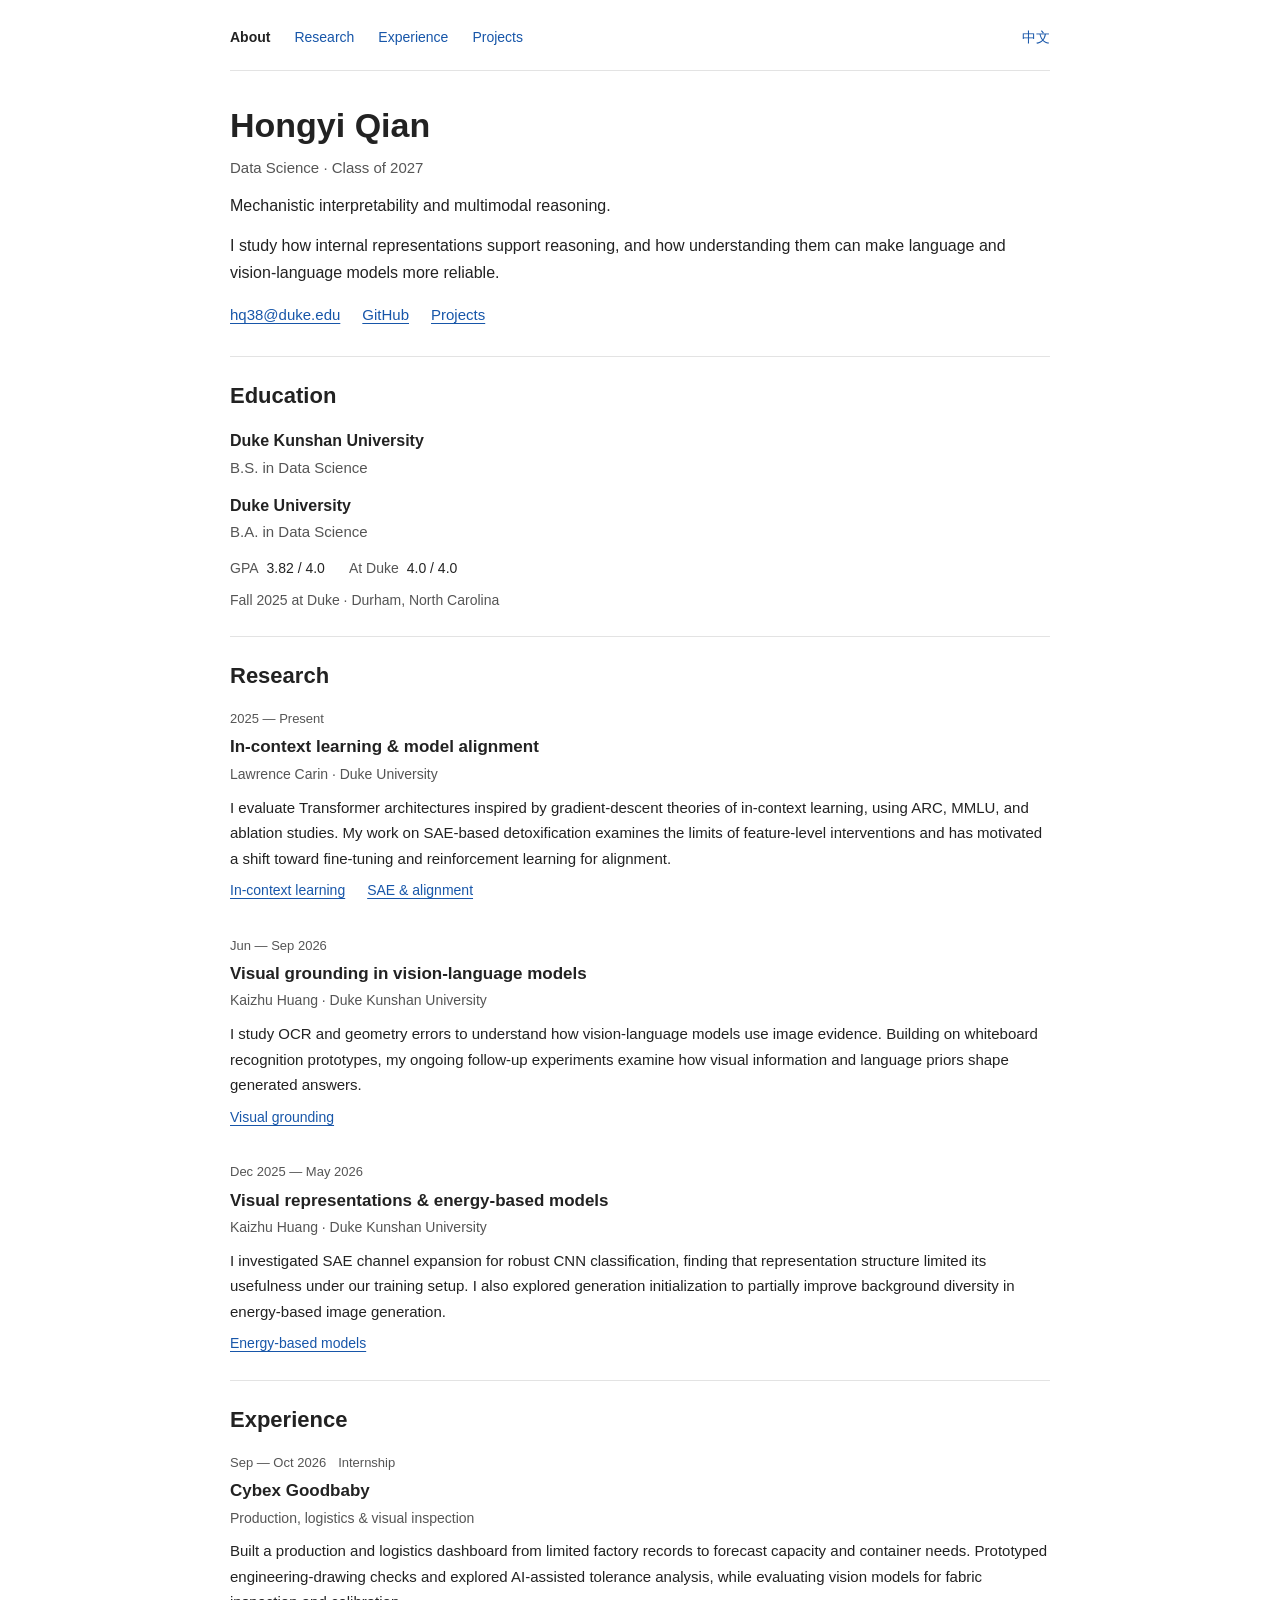
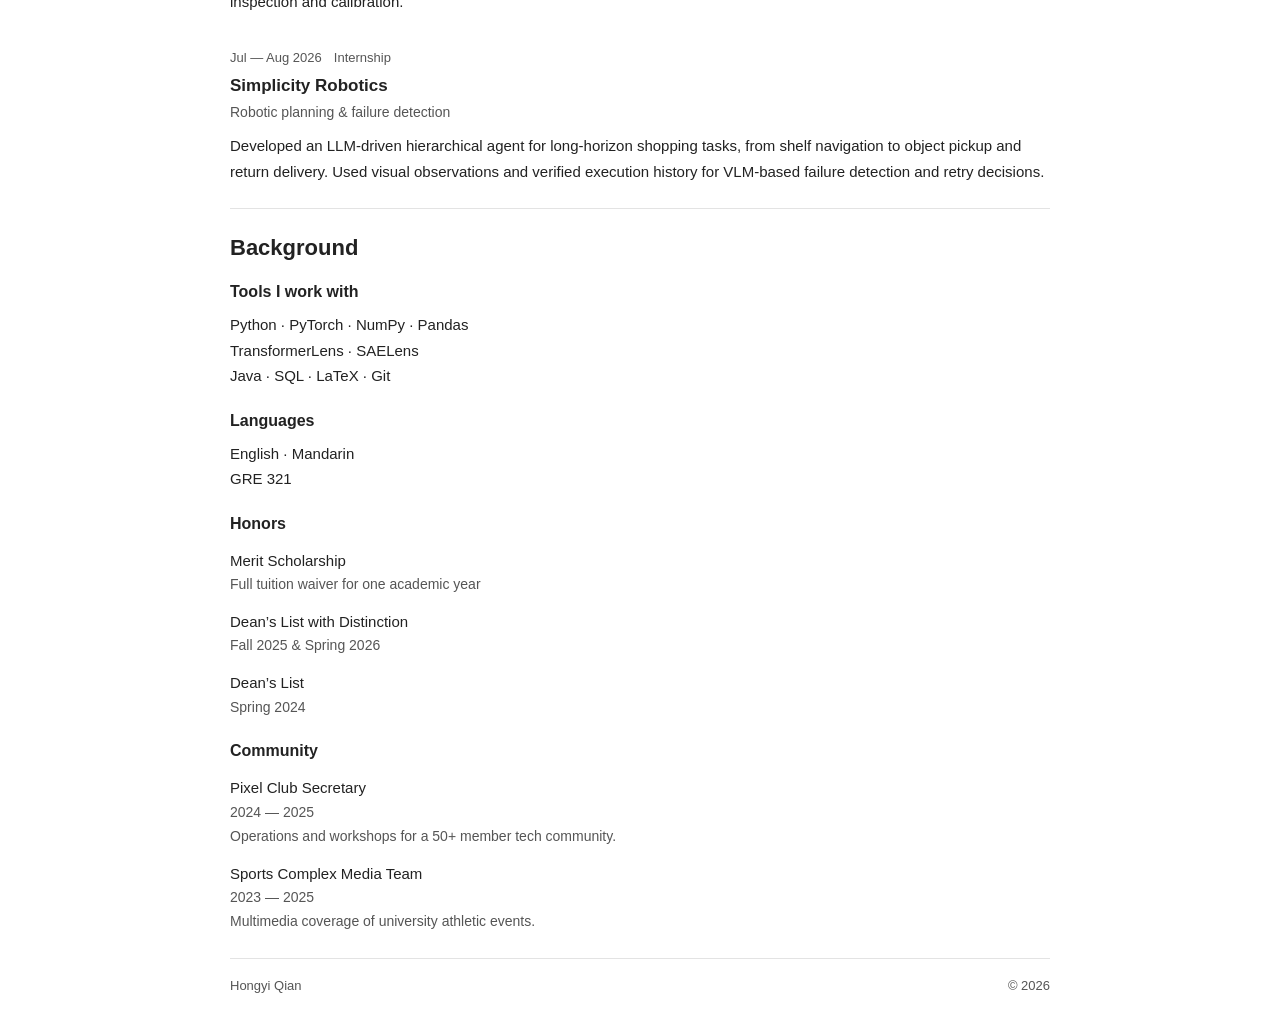
<file: index.html>
<!DOCTYPE html>
<html lang="en">
<head>
  <meta charset="UTF-8">
  <meta name="viewport" content="width=device-width, initial-scale=1.0">
  <meta name="theme-color" content="#ffffff">
  <title>Hongyi Qian | Mechanistic Interpretability &amp; Multimodal Reasoning</title>
  <meta name="description" content="Hongyi Qian studies mechanistic interpretability, in-context learning, model alignment, and multimodal reasoning at Duke and Duke Kunshan University.">
  <link rel="stylesheet" href="site.css?v=simple-20261105">
  <script src="site.js" defer></script>
</head>
<body lang="en" class="home-page">
<header class="site-header">
  <nav class="nav-container" aria-label="Main navigation">
    <div class="nav-right">
      <div class="nav-links">
        <a href="#main" class="active" aria-current="page"><span class="lang-en">About</span><span class="lang-zh">关于</span></a>
        <a href="#research"><span class="lang-en">Research</span><span class="lang-zh">研究</span></a>
        <a href="#experience"><span class="lang-en">Experience</span><span class="lang-zh">经历</span></a>
        <a href="projects.html"><span class="lang-en">Projects</span><span class="lang-zh">项目</span></a>
      </div>
      <button class="lang-toggle" type="button" aria-label="Switch to Chinese"><span class="lang-en">中文</span><span class="lang-zh">EN</span></button>
    </div>
  </nav>
</header>
<main>
  <section id="main" class="hero page-width">
    <div class="hero-main">
      <h1 class="lang-en">Hongyi Qian</h1>
      <h1 class="lang-zh">钱弘毅</h1>
      <p class="profile-meta"><span class="lang-en">Data Science · Class of 2027</span><span class="lang-zh">数据科学 · 2027届</span></p>
      <p class="lang-en hero-focus">Mechanistic interpretability and multimodal reasoning.</p><p class="lang-zh hero-focus">机制可解释性与多模态推理。</p>
      <p class="lang-en hero-description">I study how internal representations support reasoning, and how understanding them can make language and vision-language models more reliable.</p><p class="lang-zh hero-description">我研究内部表征如何支持推理，以及如何利用对这些表征的理解，让语言模型和视觉语言模型更加可靠。</p>
      <div class="contact-links"><a href="mailto:hq38@duke.edu">hq38@duke.edu</a><a href="https://github.com/MaverickBeta" target="_blank" rel="noopener noreferrer">GitHub</a><a href="projects.html"><span class="lang-en">Projects</span><span class="lang-zh">项目</span></a></div>
    </div>
  </section>

  <section id="education" class="page-width content-section">
    <div class="section-heading"><h2 class="lang-en">Education</h2><h2 class="lang-zh">教育背景</h2></div>
      <div class="education-block">
        <p class="institution"><span class="lang-en">Duke Kunshan University</span><span class="lang-zh">昆山杜克大学</span></p>
        <p class="degree"><span class="lang-en">B.S. in Data Science</span><span class="lang-zh">数据科学理学学士</span></p>
        <p class="institution second-institution"><span class="lang-en">Duke University</span><span class="lang-zh">杜克大学</span></p>
        <p class="degree"><span class="lang-en">B.A. in Data Science</span><span class="lang-zh">数据科学文学学士</span></p>
        <div class="academic-facts"><div><span><span class="lang-en">GPA</span><span class="lang-zh">绩点</span></span><strong>3.82 / 4.0</strong></div><div><span><span class="lang-en">At Duke</span><span class="lang-zh">杜克期间</span></span><strong>4.0 / 4.0</strong></div></div>
        <p class="study-note"><span class="lang-en">Fall 2025 at Duke · Durham, North Carolina</span><span class="lang-zh">2025年秋季 · 杜克大学 · 美国北卡罗来纳州达勒姆</span></p>
      </div>
  </section>

  <section id="research" class="page-width content-section">
    <div class="section-heading"><h2 class="lang-en">Research</h2><h2 class="lang-zh">研究方向</h2></div>
    <div class="research-list"><article class="research-entry">
      <div class="entry-meta"><p class="lang-en entry-date">2025 — Present</p><p class="lang-zh entry-date">2025 — 至今</p></div>
      <div class="entry-body"><h3 class="lang-en">In-context learning &amp; model alignment</h3><h3 class="lang-zh">上下文学习与模型对齐</h3><p class="lang-en entry-affiliation">Lawrence Carin · Duke University</p><p class="lang-zh entry-affiliation">Lawrence Carin 教授 · 杜克大学</p><p class="lang-en entry-description">I evaluate Transformer architectures inspired by gradient-descent theories of in-context learning, using ARC, MMLU, and ablation studies. My work on SAE-based detoxification examines the limits of feature-level interventions and has motivated a shift toward fine-tuning and reinforcement learning for alignment.</p><p class="lang-zh entry-description">通过 ARC、MMLU 与消融实验，我研究受上下文学习梯度下降理论启发的 Transformer 架构。同时，我探索 SAE 去毒化与特征级干预的局限，并将研究延伸至监督微调和强化学习对齐。</p><div class="entry-links"><a class="text-link" href="project-icl.html"><span class="lang-en">In-context learning</span><span class="lang-zh">上下文学习</span></a><a class="text-link" href="project-sae-detox.html"><span class="lang-en">SAE &amp; alignment</span><span class="lang-zh">SAE 与模型对齐</span></a></div></div>
    </article>
    <article class="research-entry">
      <div class="entry-meta"><p class="lang-en entry-date">Jun — Sep 2026</p><p class="lang-zh entry-date">2026年6月 — 9月</p></div>
      <div class="entry-body"><h3 class="lang-en">Visual grounding in vision-language models</h3><h3 class="lang-zh">视觉语言模型的视觉依据</h3><p class="lang-en entry-affiliation">Kaizhu Huang · Duke Kunshan University</p><p class="lang-zh entry-affiliation">Kaizhu Huang 教授 · 昆山杜克大学</p><p class="lang-en entry-description">I study OCR and geometry errors to understand how vision-language models use image evidence. Building on whiteboard recognition prototypes, my ongoing follow-up experiments examine how visual information and language priors shape generated answers.</p><p class="lang-zh entry-description">从 OCR 与几何任务中的错误出发，我研究视觉语言模型如何使用图像证据。在白板手写识别原型的基础上，后续实验正在检验视觉信息与语言先验如何共同影响模型的答案。</p><div class="entry-links"><a class="text-link" href="project-vlm.html"><span class="lang-en">Visual grounding</span><span class="lang-zh">视觉依据与多模态推理</span></a></div></div>
    </article>
    <article class="research-entry">
      <div class="entry-meta"><p class="lang-en entry-date">Dec 2025 — May 2026</p><p class="lang-zh entry-date">2025年12月 — 2026年5月</p></div>
      <div class="entry-body"><h3 class="lang-en">Visual representations &amp; energy-based models</h3><h3 class="lang-zh">视觉表征与能量模型</h3><p class="lang-en entry-affiliation">Kaizhu Huang · Duke Kunshan University</p><p class="lang-zh entry-affiliation">Kaizhu Huang 教授 · 昆山杜克大学</p><p class="lang-en entry-description">I investigated SAE channel expansion for robust CNN classification, finding that representation structure limited its usefulness under our training setup. I also explored generation initialization to partially improve background diversity in energy-based image generation.</p><p class="lang-zh entry-description">我研究通过 SAE 扩展 CNN 通道能否帮助鲁棒分类，并发现表征结构限制了该方法在本实验设置下的作用。此外，我探索生成初始化方法，以部分改善能量模型生成图像的背景多样性。</p><div class="entry-links"><a class="text-link" href="project-energy.html"><span class="lang-en">Energy-based models</span><span class="lang-zh">能量模型中的视觉表征</span></a></div></div>
    </article></div></section>
<section id="experience" class="page-width content-section">
  <div class="section-heading"><h2 class="lang-en">Experience</h2><h2 class="lang-zh">经历</h2></div>
  <article class="experience-entry"><div class="entry-meta"><p class="lang-en entry-date">Sep — Oct 2026</p><p class="lang-zh entry-date">2026年9月 — 10月</p><span class="eyebrow"><span class="lang-en">Internship</span><span class="lang-zh">实习</span></span></div>
    <div class="entry-body"><h3>Cybex Goodbaby</h3><p class="lang-en entry-affiliation">Production, logistics &amp; visual inspection</p><p class="lang-zh entry-affiliation">生产、物流与视觉检测</p>
      <p class="lang-en entry-description">Built a production and logistics dashboard from limited factory records to forecast capacity and container needs. Prototyped engineering-drawing checks and explored AI-assisted tolerance analysis, while evaluating vision models for fabric inspection and calibration.</p><p class="lang-zh entry-description">利用有限的工厂记录开发生产与物流仪表盘，预测产能与集装箱需求；制作工程图规范检查原型，探索 AI 辅助公差分析，并评估面料质检与校准中的视觉模型。</p></div>
  </article>
  <article class="experience-entry"><div class="entry-meta"><p class="lang-en entry-date">Jul — Aug 2026</p><p class="lang-zh entry-date">2026年7月 — 8月</p><span class="eyebrow"><span class="lang-en">Internship</span><span class="lang-zh">实习</span></span></div>
    <div class="entry-body"><h3>Simplicity Robotics</h3><p class="lang-en entry-affiliation">Robotic planning &amp; failure detection</p><p class="lang-zh entry-affiliation">机器人规划与失败检测</p>
      <p class="lang-en entry-description">Developed an LLM-driven hierarchical agent for long-horizon shopping tasks, from shelf navigation to object pickup and return delivery. Used visual observations and verified execution history for VLM-based failure detection and retry decisions.</p><p class="lang-zh entry-description">开发由大语言模型驱动的分层智能体，将长时程购物任务分解为货架导航、物品抓取与返回交付。结合视觉观察和已核验的执行历史，实现失败检测并支持重试决策。</p></div>
  </article>
</section>
<section id="background" class="page-width content-section background-section">
  <div class="section-heading"><h2 class="lang-en">Background</h2><h2 class="lang-zh">其他信息</h2></div>
  <div class="background-grid">
    <div><h3 class="small-heading"><span class="lang-en">Tools I work with</span><span class="lang-zh">技术与工具</span></h3><p class="tools-line">Python · PyTorch · NumPy · Pandas<br>TransformerLens · SAELens<br>Java · SQL · LaTeX · Git</p>
      <h3 class="small-heading spaced-heading"><span class="lang-en">Languages</span><span class="lang-zh">语言</span></h3><p class="muted-copy"><span class="lang-en">English · Mandarin<br>GRE 321</span><span class="lang-zh">英语 · 普通话<br>GRE 321</span></p></div>
    <div><h3 class="small-heading"><span class="lang-en">Honors</span><span class="lang-zh">奖项</span></h3><div class="honor-item"><strong><span class="lang-en">Merit Scholarship</span><span class="lang-zh">优秀学生奖学金</span></strong><p><span class="lang-en">Full tuition waiver for one academic year</span><span class="lang-zh">一学年全额学费减免</span></p></div><div class="honor-item"><strong><span class="lang-en">Dean’s List with Distinction</span><span class="lang-zh">院长嘉许名单（优异）</span></strong><p><span class="lang-en">Fall 2025 &amp; Spring 2026</span><span class="lang-zh">2025年秋季、2026年春季</span></p></div><div class="honor-item"><strong><span class="lang-en">Dean’s List</span><span class="lang-zh">院长名单</span></strong><p><span class="lang-en">Spring 2024</span><span class="lang-zh">2024年春季</span></p></div></div>
    <div><h3 class="small-heading"><span class="lang-en">Community</span><span class="lang-zh">校园与社群</span></h3><div class="honor-item"><strong><span class="lang-en">Pixel Club Secretary</span><span class="lang-zh">Pixel Club 秘书</span></strong><p>2024 — 2025</p><p><span class="lang-en">Operations and workshops for a 50+ member tech community.</span><span class="lang-zh">参与管理 50 余名成员的技术社团，并组织工作坊。</span></p></div><div class="honor-item"><strong><span class="lang-en">Sports Complex Media Team</span><span class="lang-zh">体育中心媒体团队</span></strong><p>2023 — 2025</p><p><span class="lang-en">Multimedia coverage of university athletic events.</span><span class="lang-zh">为大学体育赛事制作多媒体内容。</span></p></div></div>
  </div>
</section>
</main>
<footer class="site-footer"><div class="footer-inner">
  <a class="footer-name" href="index.html"><span class="lang-en">Hongyi Qian</span><span class="lang-zh">钱弘毅</span></a>
  <span class="copyright">&copy; 2026</span>
</div></footer>
</body>
</html>
</file>
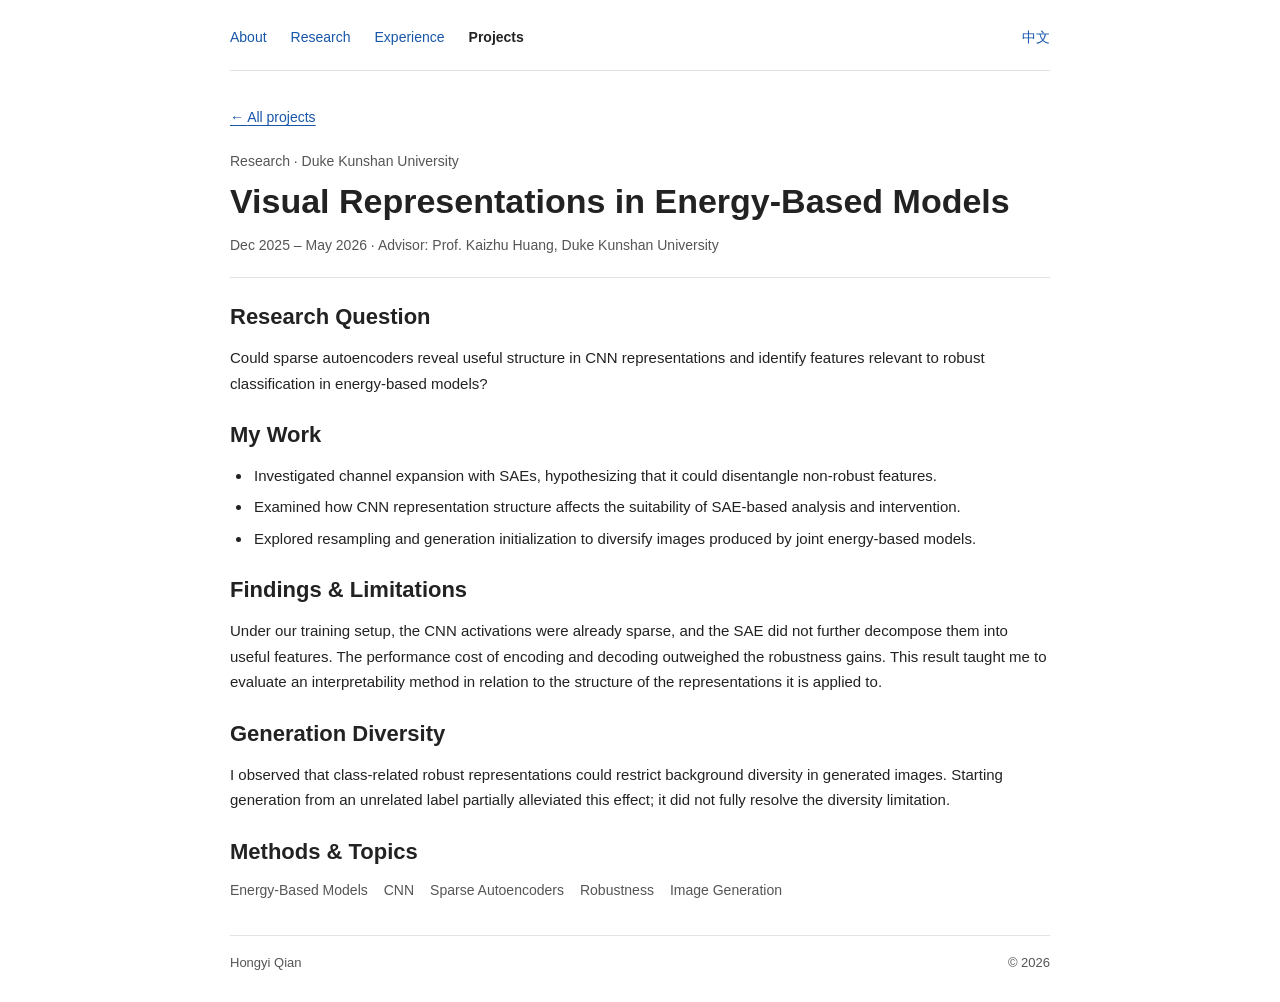
<file: project-energy.html>
<!DOCTYPE html>
<html lang="en">
<head>
  <meta charset="UTF-8">
  <meta name="viewport" content="width=device-width, initial-scale=1.0">
  <meta name="theme-color" content="#ffffff">
  <title>Visual Representations in Energy-Based Models | Hongyi Qian</title>
  <meta name="description" content="Exploring SAE channel expansion for robust classification and background diversity in energy-based image generation.">
  <link rel="stylesheet" href="site.css?v=simple-20261105">
  <script src="site.js" defer></script>
</head>
<body lang="en" class="detail-page">
<header class="site-header">
  <nav class="nav-container" aria-label="Main navigation">
    <div class="nav-right">
      <div class="nav-links">
        <a href="index.html#main"><span class="lang-en">About</span><span class="lang-zh">关于</span></a>
        <a href="index.html#research"><span class="lang-en">Research</span><span class="lang-zh">研究</span></a>
        <a href="index.html#experience"><span class="lang-en">Experience</span><span class="lang-zh">经历</span></a>
        <a href="projects.html" class="active"><span class="lang-en">Projects</span><span class="lang-zh">项目</span></a>
      </div>
      <button class="lang-toggle" type="button" aria-label="Switch to Chinese"><span class="lang-en">中文</span><span class="lang-zh">EN</span></button>
    </div>
  </nav>
</header>
<main class="container project-detail page-width">
    <a href="projects.html" class="back-link">← <span class="lang-en">All projects</span><span class="lang-zh">全部项目</span></a><div class="lang-en">
<div class="project-header">
<div class="project-label">Research · Duke Kunshan University</div>
<h1>Visual Representations in Energy-Based Models</h1>
<div class="project-meta">Dec 2025 – May 2026 · Advisor: Prof. Kaizhu Huang, Duke Kunshan University</div>
</div>
<h2>Research Question</h2>
<p>Could sparse autoencoders reveal useful structure in CNN representations and identify features relevant to robust classification in energy-based models?</p>
<h2>My Work</h2>
<ul>
<li>Investigated channel expansion with SAEs, hypothesizing that it could disentangle non-robust features.</li>
<li>Examined how CNN representation structure affects the suitability of SAE-based analysis and intervention.</li>
<li>Explored resampling and generation initialization to diversify images produced by joint energy-based models.</li>
</ul>
<h2>Findings &amp; Limitations</h2>
<p>Under our training setup, the CNN activations were already sparse, and the SAE did not further decompose them into useful features. The performance cost of encoding and decoding outweighed the robustness gains. This result taught me to evaluate an interpretability method in relation to the structure of the representations it is applied to.</p>
<h2>Generation Diversity</h2>
<p>I observed that class-related robust representations could restrict background diversity in generated images. Starting generation from an unrelated label partially alleviated this effect; it did not fully resolve the diversity limitation.</p>
<h2>Methods &amp; Topics</h2>
<div class="tags">
<span class="tag">Energy-Based Models</span><span class="tag">CNN</span><span class="tag">Sparse Autoencoders</span><span class="tag">Robustness</span><span class="tag">Image Generation</span>
</div>
    </div>
    <div class="lang-zh">
<div class="project-header">
<div class="project-label">研究项目 · 昆山杜克大学</div>
<h1>能量模型中的视觉表征</h1>
<div class="project-meta">2025年12月 – 2026年5月 · 导师：Kaizhu Huang 教授，昆山杜克大学</div>
</div>
<h2>研究问题</h2>
<p>稀疏自编码器能否揭示 CNN 表征中的有效结构，并找到与能量模型鲁棒分类相关的特征？</p>
<h2>我的工作</h2>
<ul>
<li>研究通过 SAE 扩展通道维度，检验其能否解耦非鲁棒特征的假设。</li>
<li>考察 CNN 表征结构如何影响 SAE 分析与干预的适用性。</li>
<li>探索重采样和生成初始化方法，提高联合能量模型生成图像的多样性。</li>
</ul>
<h2>发现与局限</h2>
<p>在本实验设置下，CNN 激活已经较为稀疏，SAE 未能进一步分解出有用特征，编解码的性能代价也超过了鲁棒性收益。这一结果促使我结合表征自身的结构，判断可解释性方法是否适用。</p>
<h2>生成多样性</h2>
<p>我观察到，与类别相关的鲁棒表征可能限制生成图像的背景多样性。从无关类别开始生成，可以部分缓解这一现象，但没有完全解决多样性受限的问题。</p>
<h2>方法与主题</h2>
<div class="tags">
<span class="tag">Energy-Based Models</span><span class="tag">CNN</span><span class="tag">Sparse Autoencoders</span><span class="tag">Robustness</span><span class="tag">Image Generation</span>
</div>
    </div>
  </main>


<footer class="site-footer"><div class="footer-inner">
  <a class="footer-name" href="index.html"><span class="lang-en">Hongyi Qian</span><span class="lang-zh">钱弘毅</span></a>
  <span class="copyright">&copy; 2026</span>
</div></footer>
</body>
</html>
</file>
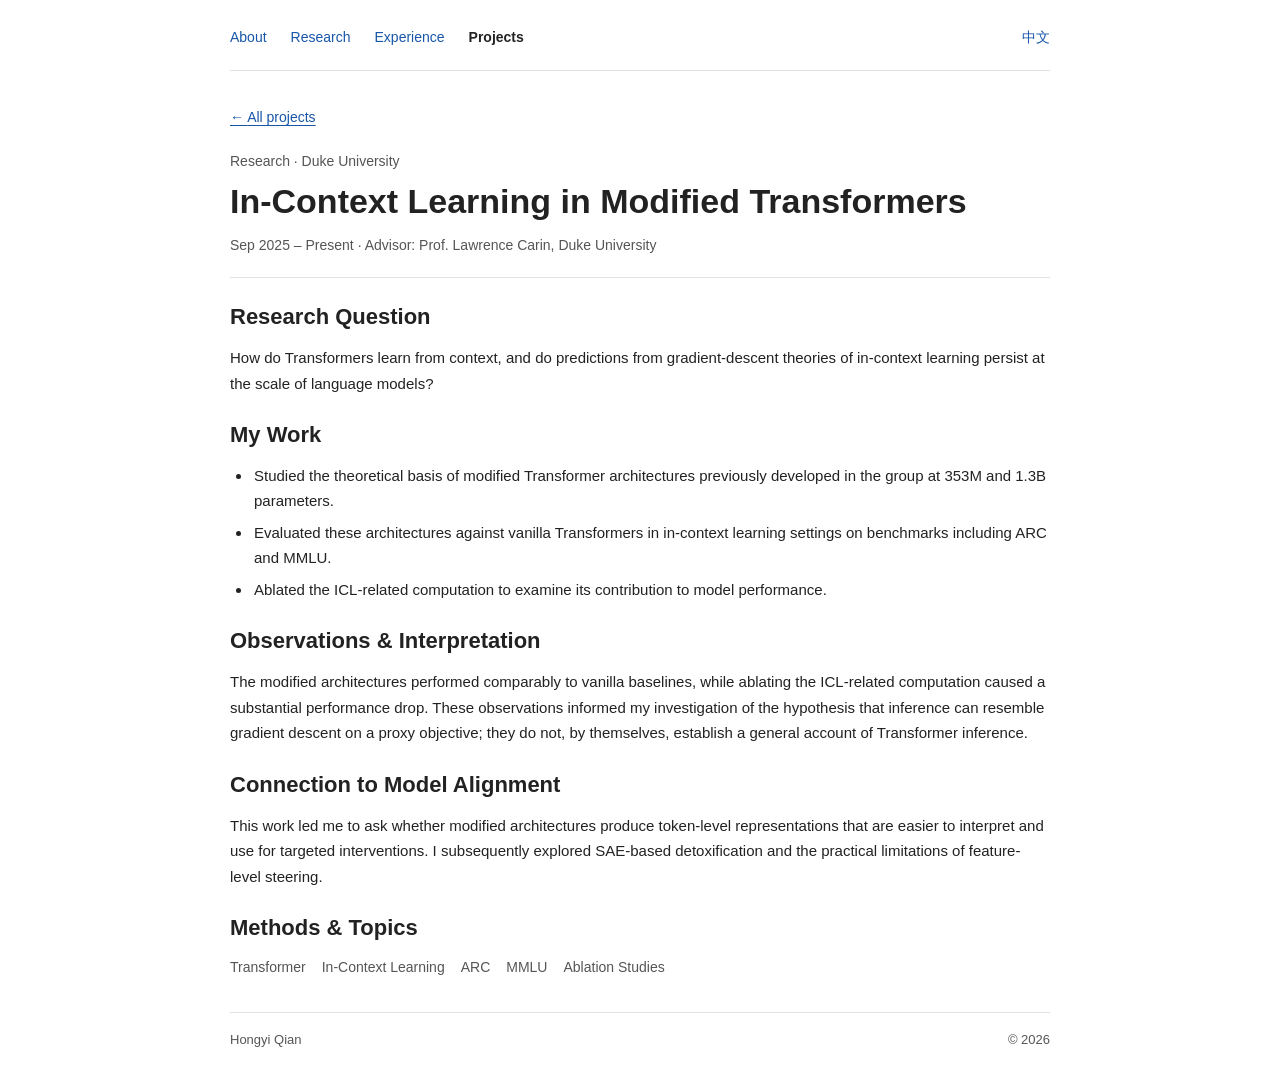
<file: project-icl.html>
<!DOCTYPE html>
<html lang="en">
<head>
  <meta charset="UTF-8">
  <meta name="viewport" content="width=device-width, initial-scale=1.0">
  <meta name="theme-color" content="#ffffff">
  <title>In-Context Learning in Modified Transformers | Hongyi Qian</title>
  <meta name="description" content="Benchmarking and ablation studies of Transformer architectures motivated by gradient-descent theories of in-context learning.">
  <link rel="stylesheet" href="site.css?v=simple-20261105">
  <script src="site.js" defer></script>
</head>
<body lang="en" class="detail-page">
<header class="site-header">
  <nav class="nav-container" aria-label="Main navigation">
    <div class="nav-right">
      <div class="nav-links">
        <a href="index.html#main"><span class="lang-en">About</span><span class="lang-zh">关于</span></a>
        <a href="index.html#research"><span class="lang-en">Research</span><span class="lang-zh">研究</span></a>
        <a href="index.html#experience"><span class="lang-en">Experience</span><span class="lang-zh">经历</span></a>
        <a href="projects.html" class="active"><span class="lang-en">Projects</span><span class="lang-zh">项目</span></a>
      </div>
      <button class="lang-toggle" type="button" aria-label="Switch to Chinese"><span class="lang-en">中文</span><span class="lang-zh">EN</span></button>
    </div>
  </nav>
</header>
<main class="container project-detail page-width">
    <a href="projects.html" class="back-link">← <span class="lang-en">All projects</span><span class="lang-zh">全部项目</span></a><div class="lang-en">
<div class="project-header">
<div class="project-label">Research · Duke University</div>
<h1>In-Context Learning in Modified Transformers</h1>
<div class="project-meta">Sep 2025 – Present · Advisor: Prof. Lawrence Carin, Duke University</div>
</div>
<h2>Research Question</h2>
<p>How do Transformers learn from context, and do predictions from gradient-descent theories of in-context learning persist at the scale of language models?</p>
<h2>My Work</h2>
<ul>
<li>Studied the theoretical basis of modified Transformer architectures previously developed in the group at 353M and 1.3B parameters.</li>
<li>Evaluated these architectures against vanilla Transformers in in-context learning settings on benchmarks including ARC and MMLU.</li>
<li>Ablated the ICL-related computation to examine its contribution to model performance.</li>
</ul>
<h2>Observations &amp; Interpretation</h2>
<p>The modified architectures performed comparably to vanilla baselines, while ablating the ICL-related computation caused a substantial performance drop. These observations informed my investigation of the hypothesis that inference can resemble gradient descent on a proxy objective; they do not, by themselves, establish a general account of Transformer inference.</p>
<h2>Connection to Model Alignment</h2>
<p>This work led me to ask whether modified architectures produce token-level representations that are easier to interpret and use for targeted interventions. I subsequently explored SAE-based detoxification and the practical limitations of feature-level steering.</p>
<h2>Methods &amp; Topics</h2>
<div class="tags">
<span class="tag">Transformer</span><span class="tag">In-Context Learning</span><span class="tag">ARC</span><span class="tag">MMLU</span><span class="tag">Ablation Studies</span>
</div>
    </div>
    <div class="lang-zh">
<div class="project-header">
<div class="project-label">研究项目 · 杜克大学</div>
<h1>改进型 Transformer 的上下文学习机制</h1>
<div class="project-meta">2025年9月 – 至今 · 导师：Lawrence Carin 教授，杜克大学</div>
</div>
<h2>研究问题</h2>
<p>Transformer 如何从上下文中学习？上下文学习梯度下降理论的预测，能否在语言模型规模下成立？</p>
<h2>我的工作</h2>
<ul>
<li>学习课题组此前开发的改进型 Transformer 的理论基础，研究规模包括 353M 和 1.3B 参数模型。</li>
<li>在 ARC、MMLU 等基准的上下文学习设置中，将改进架构与标准 Transformer 比较。</li>
<li>消融上下文学习相关计算，考察其对模型表现的贡献。</li>
</ul>
<h2>观察与解释</h2>
<p>改进架构与标准基线表现相近，而消融上下文学习相关计算后，模型性能明显下降。这些观察帮助我研究“推理是否类似于对代理目标进行梯度下降”的假设，但其本身不足以构成对 Transformer 推理的一般性证明。</p>
<h2>与模型对齐的联系</h2>
<p>这项工作促使我进一步思考：改进架构是否能产生更容易解释、也更适合定向干预的 token 级表征？随后，我探索了基于 SAE 的去毒化，以及特征级引导在实践中的局限。</p>
<h2>方法与主题</h2>
<div class="tags">
<span class="tag">Transformer</span><span class="tag">In-Context Learning</span><span class="tag">ARC</span><span class="tag">MMLU</span><span class="tag">Ablation Studies</span>
</div>
    </div>
  </main>


<footer class="site-footer"><div class="footer-inner">
  <a class="footer-name" href="index.html"><span class="lang-en">Hongyi Qian</span><span class="lang-zh">钱弘毅</span></a>
  <span class="copyright">&copy; 2026</span>
</div></footer>
</body>
</html>
</file>
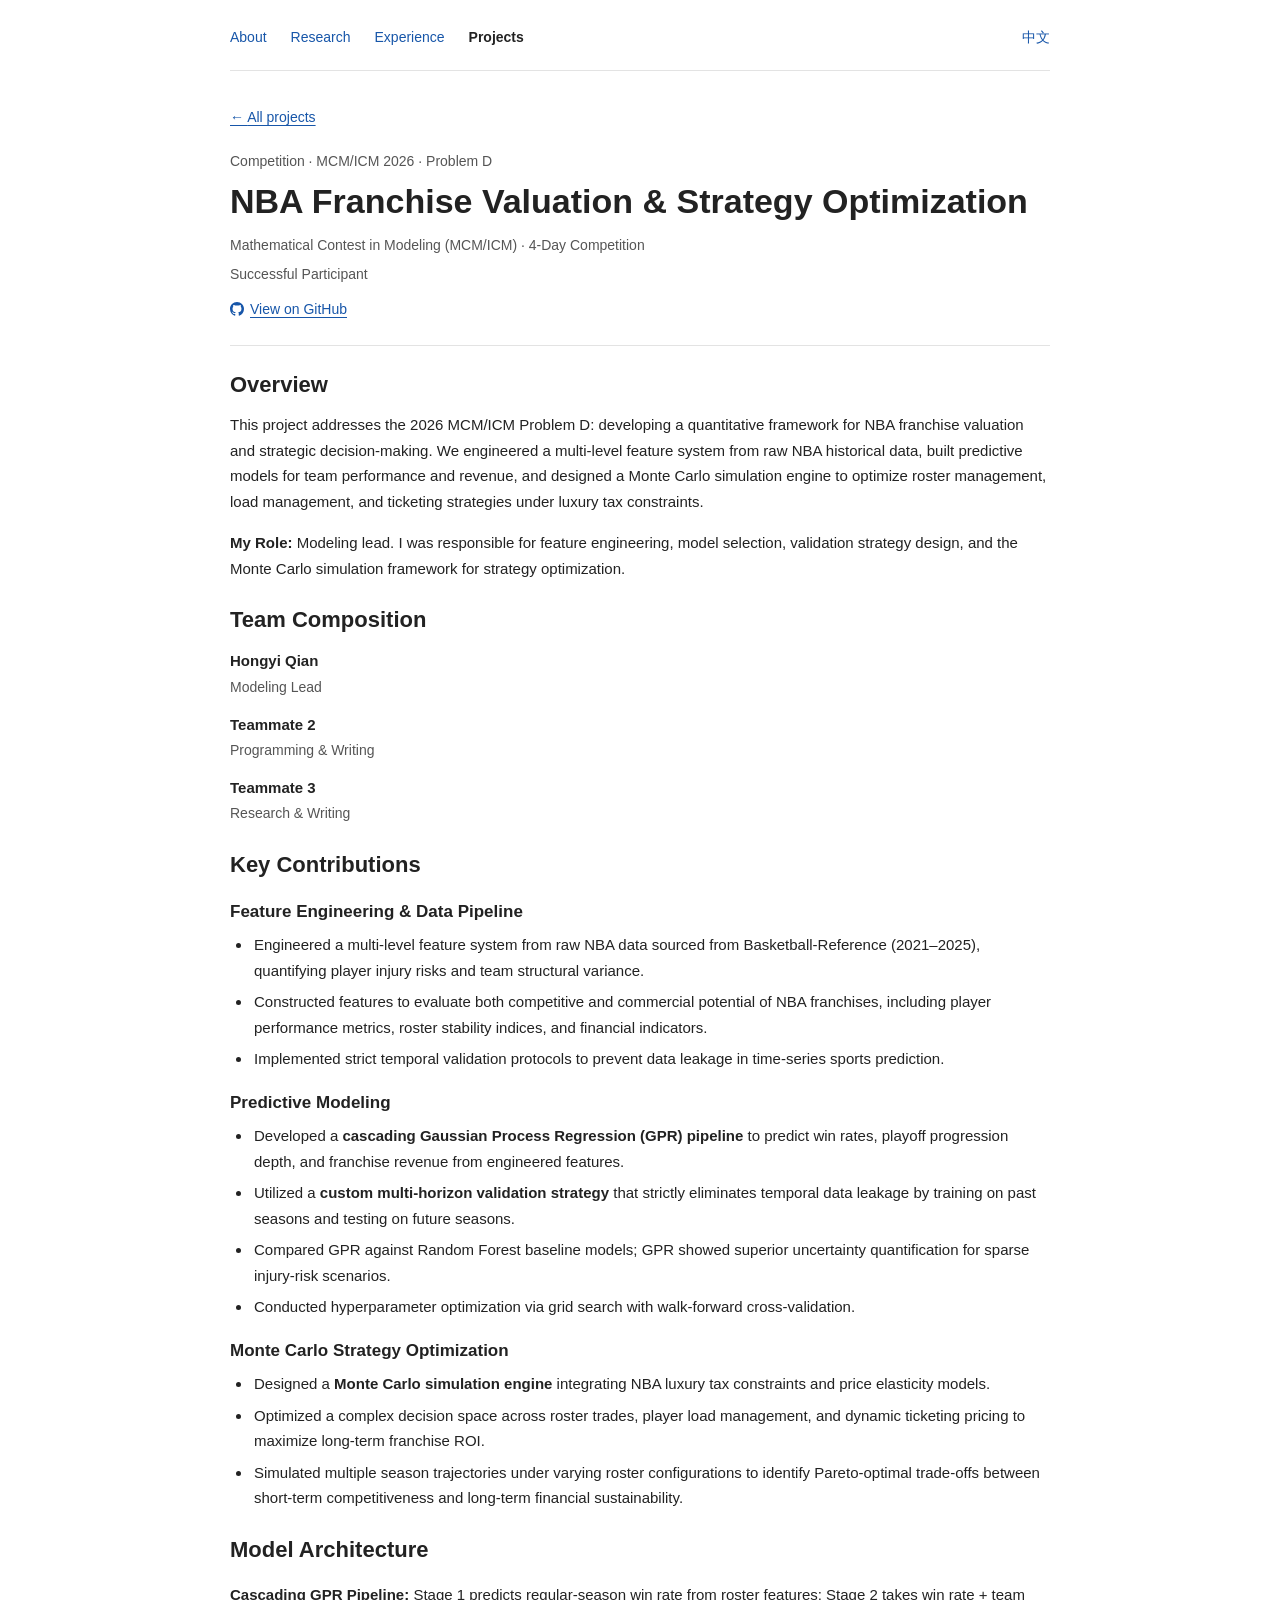
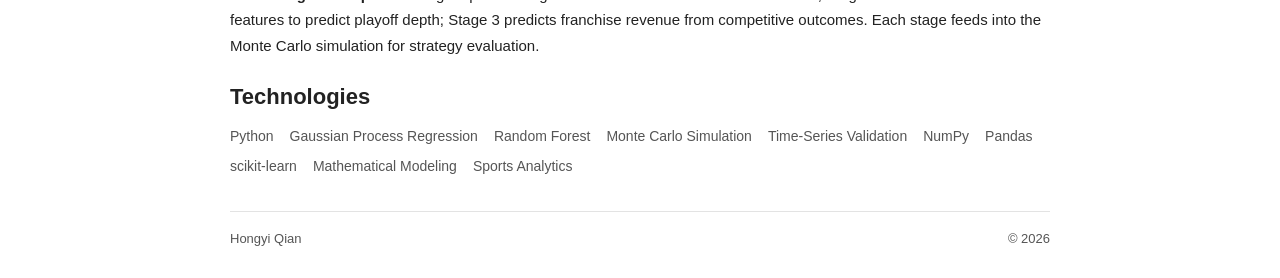
<file: project-mcm.html>
<!DOCTYPE html>
<html lang="en">
<head>
  <meta charset="UTF-8">
  <meta name="viewport" content="width=device-width, initial-scale=1.0">
  <meta name="theme-color" content="#ffffff">
  <title>NBA Franchise Valuation | Hongyi Qian</title>
  <meta name="description" content="A project by Hongyi Qian.">
  <link rel="stylesheet" href="site.css?v=simple-20261105">
  <script src="site.js" defer></script>
</head>
<body lang="en" class="detail-page">
<header class="site-header">
  <nav class="nav-container" aria-label="Main navigation">
    <div class="nav-right">
      <div class="nav-links">
        <a href="index.html#main"><span class="lang-en">About</span><span class="lang-zh">关于</span></a>
        <a href="index.html#research"><span class="lang-en">Research</span><span class="lang-zh">研究</span></a>
        <a href="index.html#experience"><span class="lang-en">Experience</span><span class="lang-zh">经历</span></a>
        <a href="projects.html" class="active"><span class="lang-en">Projects</span><span class="lang-zh">项目</span></a>
      </div>
      <button class="lang-toggle" type="button" aria-label="Switch to Chinese"><span class="lang-en">中文</span><span class="lang-zh">EN</span></button>
    </div>
  </nav>
</header>
<main class="container project-detail page-width">

    <a href="projects.html" class="back-link">← <span class="lang-en">All projects</span><span class="lang-zh">全部项目</span></a><!-- EN -->
    <div class="lang-en">
      <div class="project-header">
        <div class="project-label">Competition · MCM/ICM 2026 · Problem D</div>
        <h1>NBA Franchise Valuation &amp; Strategy Optimization</h1>
        <div class="project-meta">Mathematical Contest in Modeling (MCM/ICM) · 4-Day Competition</div>
        <span class="badge">Successful Participant</span><br>
        <a href="https://github.com/MaverickBeta/DKU_2026" target="_blank" class="github-btn" rel="noopener noreferrer">
          <svg viewbox="0 0 24 24"><path d="M12 0c-6.626 0-12 5.373-12 12 0 5.302 3.438 9.8 8.207 11.387.599.111.793-.261.793-.577v-2.234c-3.338.726-4.033-1.416-4.033-1.416-.546-1.387-1.333-1.756-1.333-1.756-1.089-.745.083-.729.083-.729 1.205.084 1.839 1.237 1.839 1.237 1.07 1.834 2.807 1.304 3.492.997.107-.775.418-1.305.762-1.604-2.665-.305-5.467-1.334-5.467-5.931 0-1.311.469-2.381 1.236-3.221-.124-.303-.535-1.524.117-3.176 0 0 1.008-.322 3.301 1.23.957-.266 1.983-.399 3.003-.404 1.02.005 2.047.138 3.006.404 2.291-1.552 3.297-1.23 3.297-1.23.653 1.653.242 2.874.118 3.176.77.84 1.235 1.911 1.235 3.221 0 4.609-2.807 5.624-5.479 5.921.43.372.823 1.102.823 2.222v3.293c0 .319.192.694.801.576 4.765-1.589 8.199-6.086 8.199-11.386 0-6.627-5.373-12-12-12z"></path></svg>
          View on GitHub
        </a>
      </div>
      <h2>Overview</h2>
      <p>This project addresses the 2026 MCM/ICM Problem D: developing a quantitative framework for NBA franchise valuation and strategic decision-making. We engineered a multi-level feature system from raw NBA historical data, built predictive models for team performance and revenue, and designed a Monte Carlo simulation engine to optimize roster management, load management, and ticketing strategies under luxury tax constraints.</p>
      <div class="highlight-box">
        <p><strong>My Role:</strong> Modeling lead. I was responsible for feature engineering, model selection, validation strategy design, and the Monte Carlo simulation framework for strategy optimization.</p>
      </div>
      <h2>Team Composition</h2>
      <div class="team-roles">
        <div class="team-role">
<strong>Hongyi Qian</strong><br><span>Modeling Lead</span>
</div>
        <div class="team-role">
<strong>Teammate 2</strong><br><span>Programming &amp; Writing</span>
</div>
        <div class="team-role">
<strong>Teammate 3</strong><br><span>Research &amp; Writing</span>
</div>
      </div>
      <h2>Key Contributions</h2>
      <h3>Feature Engineering &amp; Data Pipeline</h3>
      <ul>
        <li>Engineered a multi-level feature system from raw NBA data sourced from Basketball-Reference (2021–2025), quantifying player injury risks and team structural variance.</li>
        <li>Constructed features to evaluate both competitive and commercial potential of NBA franchises, including player performance metrics, roster stability indices, and financial indicators.</li>
        <li>Implemented strict temporal validation protocols to prevent data leakage in time-series sports prediction.</li>
      </ul>
      <h3>Predictive Modeling</h3>
      <ul>
        <li>Developed a <strong>cascading Gaussian Process Regression (GPR) pipeline</strong> to predict win rates, playoff progression depth, and franchise revenue from engineered features.</li>
        <li>Utilized a <strong>custom multi-horizon validation strategy</strong> that strictly eliminates temporal data leakage by training on past seasons and testing on future seasons.</li>
        <li>Compared GPR against Random Forest baseline models; GPR showed superior uncertainty quantification for sparse injury-risk scenarios.</li>
        <li>Conducted hyperparameter optimization via grid search with walk-forward cross-validation.</li>
      </ul>
      <h3>Monte Carlo Strategy Optimization</h3>
      <ul>
        <li>Designed a <strong>Monte Carlo simulation engine</strong> integrating NBA luxury tax constraints and price elasticity models.</li>
        <li>Optimized a complex decision space across roster trades, player load management, and dynamic ticketing pricing to maximize long-term franchise ROI.</li>
        <li>Simulated multiple season trajectories under varying roster configurations to identify Pareto-optimal trade-offs between short-term competitiveness and long-term financial sustainability.</li>
      </ul>
      <h2>Model Architecture</h2>
      <div class="highlight-box">
        <p><strong>Cascading GPR Pipeline:</strong> Stage 1 predicts regular-season win rate from roster features; Stage 2 takes win rate + team features to predict playoff depth; Stage 3 predicts franchise revenue from competitive outcomes. Each stage feeds into the Monte Carlo simulation for strategy evaluation.</p>
      </div>
      <h2>Technologies</h2>
      <div class="tags">
        <span class="tag">Python</span><span class="tag">Gaussian Process Regression</span><span class="tag">Random Forest</span>
        <span class="tag">Monte Carlo Simulation</span><span class="tag">Time-Series Validation</span><span class="tag">NumPy</span>
        <span class="tag">Pandas</span><span class="tag">scikit-learn</span><span class="tag">Mathematical Modeling</span><span class="tag">Sports Analytics</span>
      </div>
    </div>

    <!-- ZH -->
    <div class="lang-zh">
      <div class="project-header">
        <div class="project-label">竞赛 · MCM/ICM 2026 · D题</div>
        <h1>NBA 球队估值与策略优化</h1>
        <div class="project-meta">数学建模竞赛（MCM/ICM）· 四天竞赛</div>
        <span class="badge">成功参赛奖</span><br>
        <a href="https://github.com/MaverickBeta/DKU_2026" target="_blank" class="github-btn" rel="noopener noreferrer">
          <svg viewbox="0 0 24 24"><path d="M12 0c-6.626 0-12 5.373-12 12 0 5.302 3.438 9.8 8.207 11.387.599.111.793-.261.793-.577v-2.234c-3.338.726-4.033-1.416-4.033-1.416-.546-1.387-1.333-1.756-1.333-1.756-1.089-.745.083-.729.083-.729 1.205.084 1.839 1.237 1.839 1.237 1.07 1.834 2.807 1.304 3.492.997.107-.775.418-1.305.762-1.604-2.665-.305-5.467-1.334-5.467-5.931 0-1.311.469-2.381 1.236-3.221-.124-.303-.535-1.524.117-3.176 0 0 1.008-.322 3.301 1.23.957-.266 1.983-.399 3.003-.404 1.02.005 2.047.138 3.006.404 2.291-1.552 3.297-1.23 3.297-1.23.653 1.653.242 2.874.118 3.176.77.84 1.235 1.911 1.235 3.221 0 4.609-2.807 5.624-5.479 5.921.43.372.823 1.102.823 2.222v3.293c0 .319.192.694.801.576 4.765-1.589 8.199-6.086 8.199-11.386 0-6.627-5.373-12-12-12z"></path></svg>
          在 GitHub 上查看
        </a>
      </div>
      <h2>项目概述</h2>
      <p>本项目解决2026年MCM/ICM D题：为NBA球队估值和战略决策开发定量框架。我们从NBA历史数据中构建了多层次特征系统，建立了球队表现和收入的预测模型，并设计了蒙特卡洛模拟引擎，在奢侈税约束下优化阵容管理、负荷管理和票务策略。</p>
      <div class="highlight-box">
        <p><strong>我的角色：</strong>建模负责人。负责特征工程、模型选择、验证策略设计和蒙特卡洛模拟框架的策略优化。</p>
      </div>
      <h2>团队分工</h2>
      <div class="team-roles">
        <div class="team-role">
<strong>钱弘毅</strong><br><span>建模负责人</span>
</div>
        <div class="team-role">
<strong>队友2</strong><br><span>编程与写作</span>
</div>
        <div class="team-role">
<strong>队友3</strong><br><span>研究与写作</span>
</div>
      </div>
      <h2>主要贡献</h2>
      <h3>特征工程与数据流程</h3>
      <ul>
        <li>从Basketball-Reference（2021–2025）的NBA原始数据中构建多层次特征系统，量化球员伤病风险和球队结构差异。</li>
        <li>构建特征以评估NBA球队的竞技潜力和商业潜力，包括球员表现指标、阵容稳定性指数和财务指标。</li>
        <li>实施严格的时间序列验证协议，防止体育预测中的数据泄露。</li>
      </ul>
      <h3>预测建模</h3>
      <ul>
        <li>开发了<strong>级联高斯过程回归（GPR）流程</strong>，从工程特征中预测胜率、季后赛深度和球队收入。</li>
        <li>采用<strong>自定义多 horizon 验证策略</strong>，通过过去赛季训练、未来赛季测试，严格消除时间数据泄露。</li>
        <li>将GPR与随机森林基线模型对比；GPR在稀疏伤病风险场景中表现出更优的不确定性量化能力。</li>
        <li>通过前向交叉验证的网格搜索进行超参数优化。</li>
      </ul>
      <h3>蒙特卡洛策略优化</h3>
      <ul>
        <li>设计了整合NBA奢侈税约束和价格弹性模型的<strong>蒙特卡洛模拟引擎</strong>。</li>
        <li>在阵容交易、球员负荷管理和动态票务定价的复杂决策空间中进行优化，最大化长期球队投资回报。</li>
        <li>在不同阵容配置下模拟多个赛季轨迹，识别短期竞争力与长期财务可持续性之间的帕累托最优权衡。</li>
      </ul>
      <h2>模型架构</h2>
      <div class="highlight-box">
        <p><strong>级联GPR流程：</strong>第一阶段从阵容特征预测常规赛胜率；第二阶段用胜率+球队特征预测季后赛深度；第三阶段用竞技结果预测球队收入。每个阶段的结果输入蒙特卡洛模拟进行策略评估。</p>
      </div>
      <h2>技术栈</h2>
      <div class="tags">
        <span class="tag">Python</span><span class="tag">Gaussian Process Regression</span><span class="tag">Random Forest</span>
        <span class="tag">Monte Carlo Simulation</span><span class="tag">Time-Series Validation</span><span class="tag">NumPy</span>
        <span class="tag">Pandas</span><span class="tag">scikit-learn</span><span class="tag">Mathematical Modeling</span><span class="tag">Sports Analytics</span>
      </div>
    </div>

  </main>


<footer class="site-footer"><div class="footer-inner">
  <a class="footer-name" href="index.html"><span class="lang-en">Hongyi Qian</span><span class="lang-zh">钱弘毅</span></a>
  <span class="copyright">&copy; 2026</span>
</div></footer>
</body>
</html>
</file>
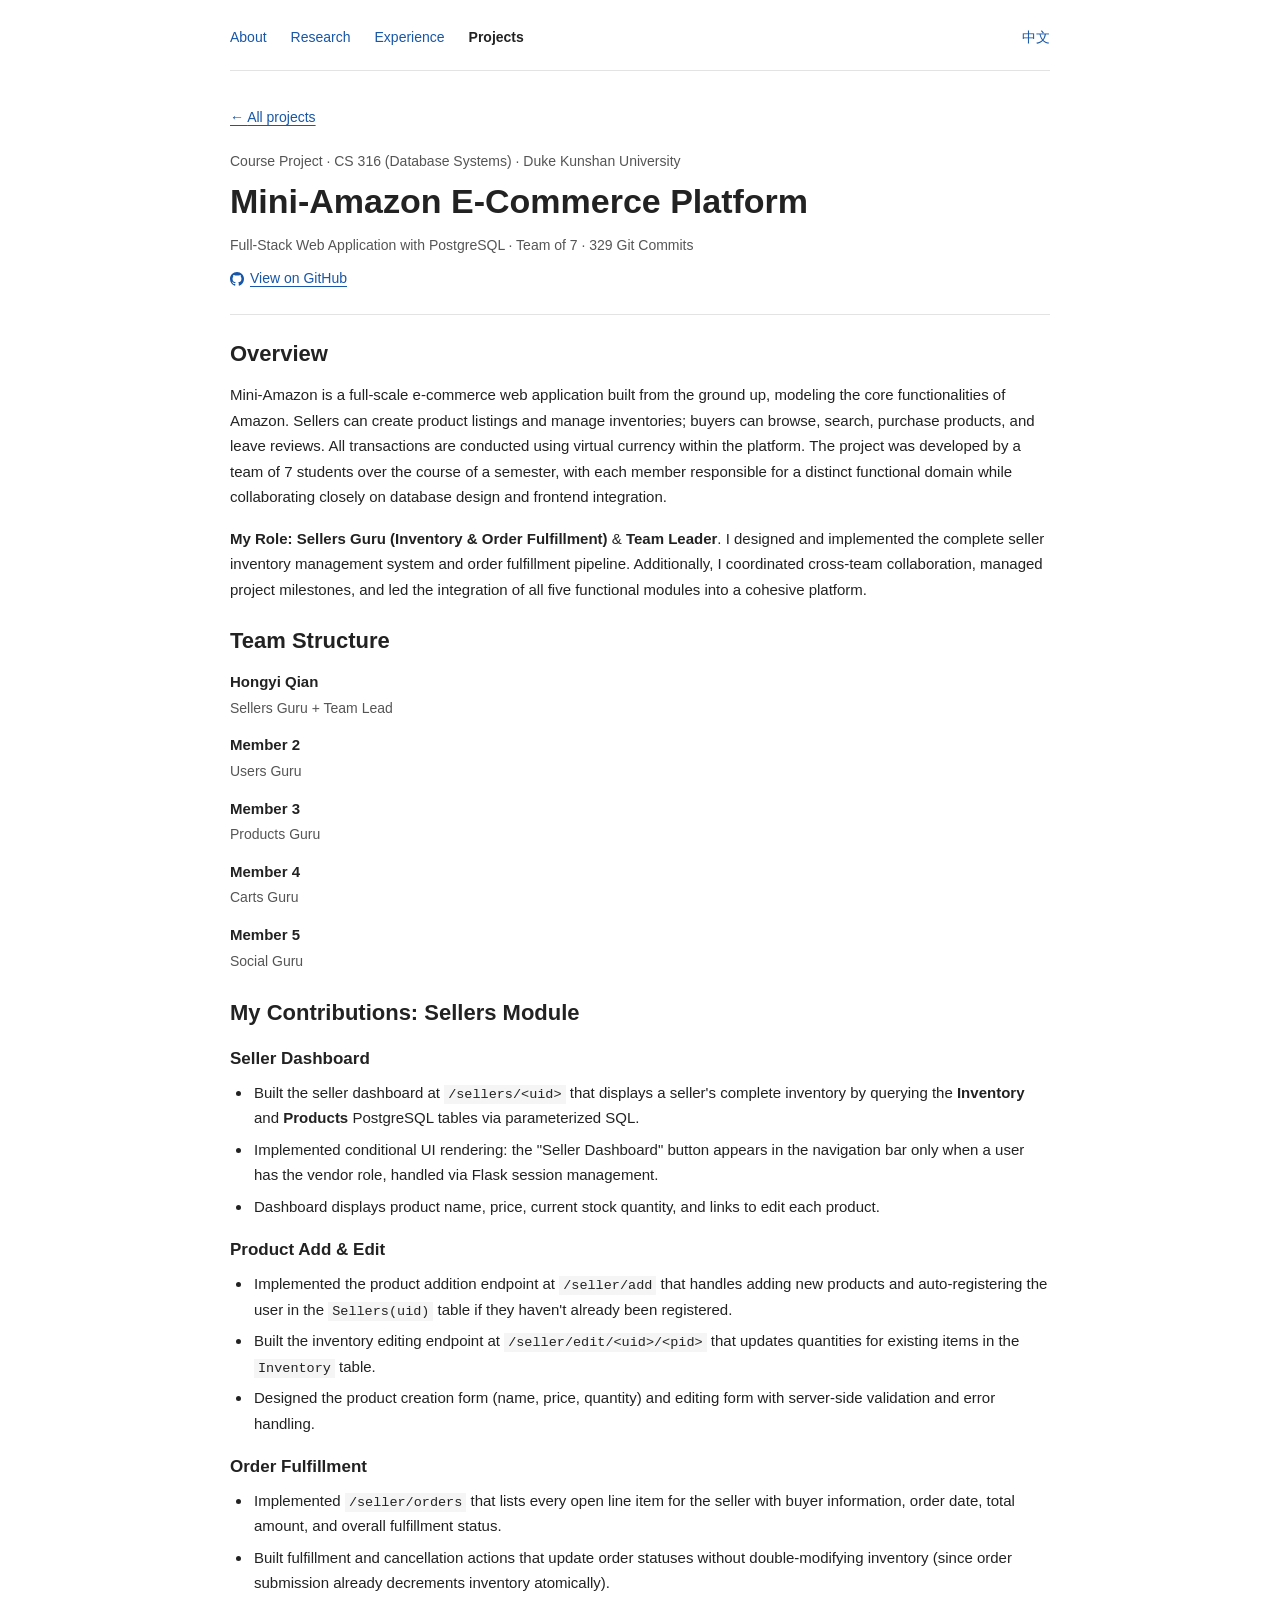
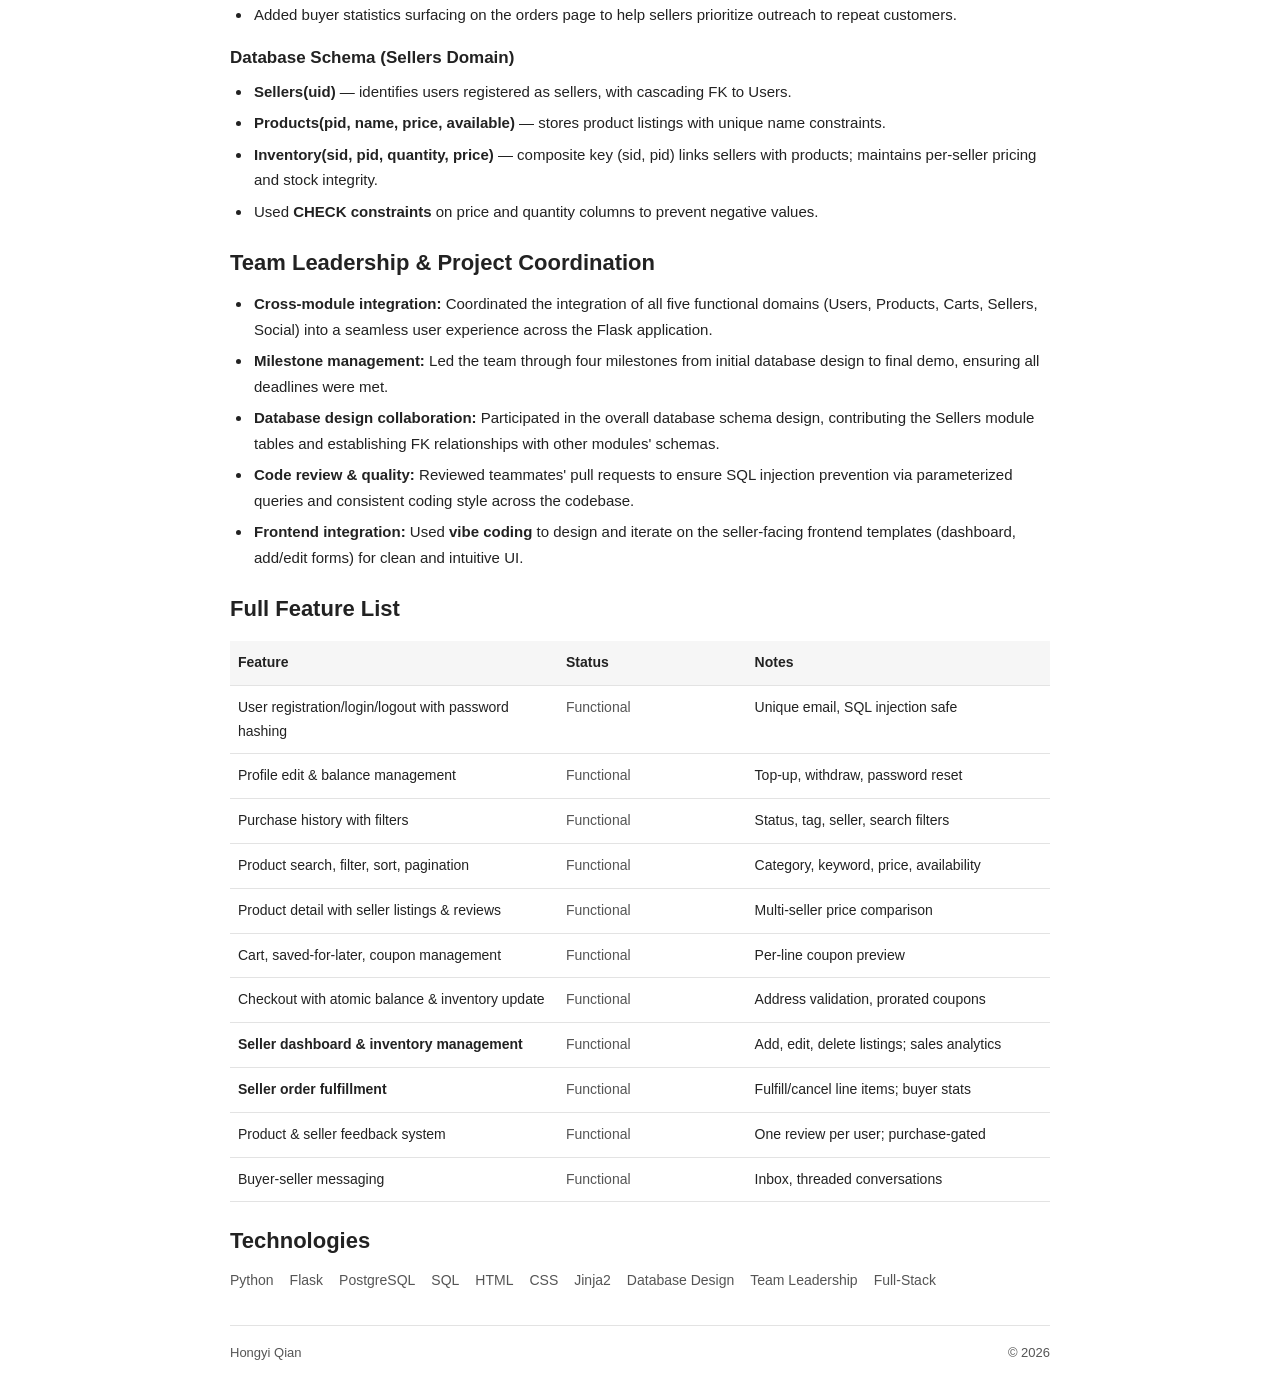
<file: project-mini-amazon.html>
<!DOCTYPE html>
<html lang="en">
<head>
  <meta charset="UTF-8">
  <meta name="viewport" content="width=device-width, initial-scale=1.0">
  <meta name="theme-color" content="#ffffff">
  <title>Mini-Amazon | Hongyi Qian</title>
  <meta name="description" content="A project by Hongyi Qian.">
  <link rel="stylesheet" href="site.css?v=simple-20261105">
  <script src="site.js" defer></script>
</head>
<body lang="en" class="detail-page">
<header class="site-header">
  <nav class="nav-container" aria-label="Main navigation">
    <div class="nav-right">
      <div class="nav-links">
        <a href="index.html#main"><span class="lang-en">About</span><span class="lang-zh">关于</span></a>
        <a href="index.html#research"><span class="lang-en">Research</span><span class="lang-zh">研究</span></a>
        <a href="index.html#experience"><span class="lang-en">Experience</span><span class="lang-zh">经历</span></a>
        <a href="projects.html" class="active"><span class="lang-en">Projects</span><span class="lang-zh">项目</span></a>
      </div>
      <button class="lang-toggle" type="button" aria-label="Switch to Chinese"><span class="lang-en">中文</span><span class="lang-zh">EN</span></button>
    </div>
  </nav>
</header>
<main class="container project-detail page-width">

    <a href="projects.html" class="back-link">← <span class="lang-en">All projects</span><span class="lang-zh">全部项目</span></a><!-- EN -->
    <div class="lang-en">
      <div class="project-header">
        <div class="project-label">Course Project · CS 316 (Database Systems) · Duke Kunshan University</div>
        <h1>Mini-Amazon E-Commerce Platform</h1>
        <div class="project-meta">Full-Stack Web Application with PostgreSQL · Team of 7 · 329 Git Commits</div>
        <a href="https://github.com/MaverickBeta/CS316-Mini-Amazon" target="_blank" class="github-btn" rel="noopener noreferrer">
          <svg viewbox="0 0 24 24"><path d="M12 0c-6.626 0-12 5.373-12 12 0 5.302 3.438 9.8 8.207 11.387.599.111.793-.261.793-.577v-2.234c-3.338.726-4.033-1.416-4.033-1.416-.546-1.387-1.333-1.756-1.333-1.756-1.089-.745.083-.729.083-.729 1.205.084 1.839 1.237 1.839 1.237 1.07 1.834 2.807 1.304 3.492.997.107-.775.418-1.305.762-1.604-2.665-.305-5.467-1.334-5.467-5.931 0-1.311.469-2.381 1.236-3.221-.124-.303-.535-1.524.117-3.176 0 0 1.008-.322 3.301 1.23.957-.266 1.983-.399 3.003-.404 1.02.005 2.047.138 3.006.404 2.291-1.552 3.297-1.23 3.297-1.23.653 1.653.242 2.874.118 3.176.77.84 1.235 1.911 1.235 3.221 0 4.609-2.807 5.624-5.479 5.921.43.372.823 1.102.823 2.222v3.293c0 .319.192.694.801.576 4.765-1.589 8.199-6.086 8.199-11.386 0-6.627-5.373-12-12-12z"></path></svg>
          View on GitHub
        </a>
      </div>
      <h2>Overview</h2>
      <p>Mini-Amazon is a full-scale e-commerce web application built from the ground up, modeling the core functionalities of Amazon. Sellers can create product listings and manage inventories; buyers can browse, search, purchase products, and leave reviews. All transactions are conducted using virtual currency within the platform. The project was developed by a team of 7 students over the course of a semester, with each member responsible for a distinct functional domain while collaborating closely on database design and frontend integration.</p>
      <div class="highlight-box">
        <p><strong>My Role:</strong> <strong>Sellers Guru (Inventory &amp; Order Fulfillment)</strong> &amp; <strong>Team Leader</strong>. I designed and implemented the complete seller inventory management system and order fulfillment pipeline. Additionally, I coordinated cross-team collaboration, managed project milestones, and led the integration of all five functional modules into a cohesive platform.</p>
      </div>
      <h2>Team Structure</h2>
      <div class="team-roles">
        <div class="team-role">
<strong>Hongyi Qian</strong><br><span>Sellers Guru + Team Lead</span>
</div>
        <div class="team-role">
<strong>Member 2</strong><br><span>Users Guru</span>
</div>
        <div class="team-role">
<strong>Member 3</strong><br><span>Products Guru</span>
</div>
        <div class="team-role">
<strong>Member 4</strong><br><span>Carts Guru</span>
</div>
        <div class="team-role">
<strong>Member 5</strong><br><span>Social Guru</span>
</div>
      </div>
      <h2>My Contributions: Sellers Module</h2>
      <h3>Seller Dashboard</h3>
      <ul>
        <li>Built the seller dashboard at <code>/sellers/&lt;uid&gt;</code> that displays a seller's complete inventory by querying the <strong>Inventory</strong> and <strong>Products</strong> PostgreSQL tables via parameterized SQL.</li>
        <li>Implemented conditional UI rendering: the "Seller Dashboard" button appears in the navigation bar only when a user has the vendor role, handled via Flask session management.</li>
        <li>Dashboard displays product name, price, current stock quantity, and links to edit each product.</li>
      </ul>
      <h3>Product Add &amp; Edit</h3>
      <ul>
        <li>Implemented the product addition endpoint at <code>/seller/add</code> that handles adding new products and auto-registering the user in the <code>Sellers(uid)</code> table if they haven't already been registered.</li>
        <li>Built the inventory editing endpoint at <code>/seller/edit/&lt;uid&gt;/&lt;pid&gt;</code> that updates quantities for existing items in the <code>Inventory</code> table.</li>
        <li>Designed the product creation form (name, price, quantity) and editing form with server-side validation and error handling.</li>
      </ul>
      <h3>Order Fulfillment</h3>
      <ul>
        <li>Implemented <code>/seller/orders</code> that lists every open line item for the seller with buyer information, order date, total amount, and overall fulfillment status.</li>
        <li>Built fulfillment and cancellation actions that update order statuses without double-modifying inventory (since order submission already decrements inventory atomically).</li>
        <li>Added buyer statistics surfacing on the orders page to help sellers prioritize outreach to repeat customers.</li>
      </ul>
      <h3>Database Schema (Sellers Domain)</h3>
      <ul>
        <li>
<strong>Sellers(uid)</strong> — identifies users registered as sellers, with cascading FK to Users.</li>
        <li>
<strong>Products(pid, name, price, available)</strong> — stores product listings with unique name constraints.</li>
        <li>
<strong>Inventory(sid, pid, quantity, price)</strong> — composite key (sid, pid) links sellers with products; maintains per-seller pricing and stock integrity.</li>
        <li>Used <strong>CHECK constraints</strong> on price and quantity columns to prevent negative values.</li>
      </ul>
      <h2>Team Leadership &amp; Project Coordination</h2>
      <ul>
        <li>
<strong>Cross-module integration:</strong> Coordinated the integration of all five functional domains (Users, Products, Carts, Sellers, Social) into a seamless user experience across the Flask application.</li>
        <li>
<strong>Milestone management:</strong> Led the team through four milestones from initial database design to final demo, ensuring all deadlines were met.</li>
        <li>
<strong>Database design collaboration:</strong> Participated in the overall database schema design, contributing the Sellers module tables and establishing FK relationships with other modules' schemas.</li>
        <li>
<strong>Code review &amp; quality:</strong> Reviewed teammates' pull requests to ensure SQL injection prevention via parameterized queries and consistent coding style across the codebase.</li>
        <li>
<strong>Frontend integration:</strong> Used <strong>vibe coding</strong> to design and iterate on the seller-facing frontend templates (dashboard, add/edit forms) for clean and intuitive UI.</li>
      </ul>
      <h2>Full Feature List</h2>
      <table class="feature-table">
        <thead><tr>
<th>Feature</th>
<th>Status</th>
<th>Notes</th>
</tr></thead>
        <tbody>
          <tr>
<td>User registration/login/logout with password hashing</td>
<td><span class="status-badge status-full">Functional</span></td>
<td>Unique email, SQL injection safe</td>
</tr>
          <tr>
<td>Profile edit &amp; balance management</td>
<td><span class="status-badge status-full">Functional</span></td>
<td>Top-up, withdraw, password reset</td>
</tr>
          <tr>
<td>Purchase history with filters</td>
<td><span class="status-badge status-full">Functional</span></td>
<td>Status, tag, seller, search filters</td>
</tr>
          <tr>
<td>Product search, filter, sort, pagination</td>
<td><span class="status-badge status-full">Functional</span></td>
<td>Category, keyword, price, availability</td>
</tr>
          <tr>
<td>Product detail with seller listings &amp; reviews</td>
<td><span class="status-badge status-full">Functional</span></td>
<td>Multi-seller price comparison</td>
</tr>
          <tr>
<td>Cart, saved-for-later, coupon management</td>
<td><span class="status-badge status-full">Functional</span></td>
<td>Per-line coupon preview</td>
</tr>
          <tr>
<td>Checkout with atomic balance &amp; inventory update</td>
<td><span class="status-badge status-full">Functional</span></td>
<td>Address validation, prorated coupons</td>
</tr>
          <tr>
<td><strong>Seller dashboard &amp; inventory management</strong></td>
<td><span class="status-badge status-full">Functional</span></td>
<td>Add, edit, delete listings; sales analytics</td>
</tr>
          <tr>
<td><strong>Seller order fulfillment</strong></td>
<td><span class="status-badge status-full">Functional</span></td>
<td>Fulfill/cancel line items; buyer stats</td>
</tr>
          <tr>
<td>Product &amp; seller feedback system</td>
<td><span class="status-badge status-full">Functional</span></td>
<td>One review per user; purchase-gated</td>
</tr>
          <tr>
<td>Buyer-seller messaging</td>
<td><span class="status-badge status-full">Functional</span></td>
<td>Inbox, threaded conversations</td>
</tr>
        </tbody>
      </table>
      <h2>Technologies</h2>
      <div class="tags">
        <span class="tag">Python</span><span class="tag">Flask</span><span class="tag">PostgreSQL</span><span class="tag">SQL</span>
        <span class="tag">HTML</span><span class="tag">CSS</span><span class="tag">Jinja2</span>
        <span class="tag">Database Design</span><span class="tag">Team Leadership</span><span class="tag">Full-Stack</span>
      </div>
    </div>

    <!-- ZH -->
    <div class="lang-zh">
      <div class="project-header">
        <div class="project-label">课程项目 · CS 316（数据库系统）· 昆山杜克大学</div>
        <h1>Mini-Amazon 电商平台</h1>
        <div class="project-meta">全栈Web应用 · PostgreSQL后端 · 7人团队 · 329次Git提交</div>
        <a href="https://github.com/MaverickBeta/CS316-Mini-Amazon" target="_blank" class="github-btn" rel="noopener noreferrer">
          <svg viewbox="0 0 24 24"><path d="M12 0c-6.626 0-12 5.373-12 12 0 5.302 3.438 9.8 8.207 11.387.599.111.793-.261.793-.577v-2.234c-3.338.726-4.033-1.416-4.033-1.416-.546-1.387-1.333-1.756-1.333-1.756-1.089-.745.083-.729.083-.729 1.205.084 1.839 1.237 1.839 1.237 1.07 1.834 2.807 1.304 3.492.997.107-.775.418-1.305.762-1.604-2.665-.305-5.467-1.334-5.467-5.931 0-1.311.469-2.381 1.236-3.221-.124-.303-.535-1.524.117-3.176 0 0 1.008-.322 3.301 1.23.957-.266 1.983-.399 3.003-.404 1.02.005 2.047.138 3.006.404 2.291-1.552 3.297-1.23 3.297-1.23.653 1.653.242 2.874.118 3.176.77.84 1.235 1.911 1.235 3.221 0 4.609-2.807 5.624-5.479 5.921.43.372.823 1.102.823 2.222v3.293c0 .319.192.694.801.576 4.765-1.589 8.199-6.086 8.199-11.386 0-6.627-5.373-12-12-12z"></path></svg>
          在 GitHub 上查看
        </a>
      </div>
      <h2>项目概述</h2>
      <p>Mini-Amazon是一个从零构建的全功能电商Web应用，模拟了Amazon的核心功能。卖家可以创建商品列表和管理库存；买家可以浏览、搜索、购买商品并留下评价。所有交易在平台内使用虚拟货币完成。本项目由一个7人学生团队在学期内开发，每位成员负责一个独立的功能域，同时在数据库设计和前端集成上密切协作。</p>
      <div class="highlight-box">
        <p><strong>我的角色：</strong><strong>Sellers Guru（库存与订单履约）</strong> &amp; <strong>团队负责人</strong>。我设计并实现了完整的卖家库存管理系统和订单履约流程。此外，我协调跨团队协作、管理项目里程碑，并领导将五个功能模块整合为一个统一平台。</p>
      </div>
      <h2>团队结构</h2>
      <div class="team-roles">
        <div class="team-role">
<strong>钱弘毅</strong><br><span>Sellers Guru + 团队负责人</span>
</div>
        <div class="team-role">
<strong>成员2</strong><br><span>Users Guru</span>
</div>
        <div class="team-role">
<strong>成员3</strong><br><span>Products Guru</span>
</div>
        <div class="team-role">
<strong>成员4</strong><br><span>Carts Guru</span>
</div>
        <div class="team-role">
<strong>成员5</strong><br><span>Social Guru</span>
</div>
      </div>
      <h2>我的贡献：卖家模块</h2>
      <h3>卖家仪表盘</h3>
      <ul>
        <li>构建了<code>/sellers/&lt;uid&gt;</code>卖家仪表盘，通过参数化SQL查询<strong>Inventory</strong>和<strong>Products</strong> PostgreSQL表，展示卖家的完整库存。</li>
        <li>实现了条件UI渲染：仅当用户具有卖家角色时，导航栏才显示"卖家仪表盘"按钮，通过Flask会话管理实现。</li>
        <li>仪表盘显示商品名称、价格、当前库存数量，并提供编辑每个商品的链接。</li>
      </ul>
      <h3>商品添加与编辑</h3>
      <ul>
        <li>实现了<code>/seller/add</code>商品添加端点，处理添加新商品并在用户尚未注册时自动将其注册到<code>Sellers(uid)</code>表。</li>
        <li>构建了<code>/seller/edit/&lt;uid&gt;/&lt;pid&gt;</code>库存编辑端点，更新<code>Inventory</code>表中现有商品的数量。</li>
        <li>设计了商品创建表单（名称、价格、数量）和编辑表单，包含服务端验证和错误处理。</li>
      </ul>
      <h3>订单履约</h3>
      <ul>
        <li>实现了<code>/seller/orders</code>，为卖家列出所有待处理订单项，包含买家信息、订单日期、总金额和履约状态。</li>
        <li>构建了履约和取消操作，更新订单状态但不重复修改库存（因为订单提交已自动原子化地减少库存）。</li>
        <li>在订单页面添加了买家统计信息，帮助卖家优先触达回头客。</li>
      </ul>
      <h3>数据库设计（卖家域）</h3>
      <ul>
        <li>
<strong>Sellers(uid)</strong> — 标识注册为卖家的用户，级联外键关联Users表。</li>
        <li>
<strong>Products(pid, name, price, available)</strong> — 存储商品列表，含唯一名称约束。</li>
        <li>
<strong>Inventory(sid, pid, quantity, price)</strong> — 复合主键(sid, pid)关联卖家与商品；维护每个卖家的定价和库存完整性。</li>
        <li>在price和quantity列上使用<strong>CHECK约束</strong>防止负值。</li>
      </ul>
      <h2>团队领导与项目协调</h2>
      <ul>
        <li>
<strong>跨模块集成：</strong>协调五个功能域（Users, Products, Carts, Sellers, Social）在Flask应用中的集成，打造无缝用户体验。</li>
        <li>
<strong>里程碑管理：</strong>带领团队完成从初始数据库设计到最终演示的四个里程碑，确保所有截止日期按时完成。</li>
        <li>
<strong>数据库设计协作：</strong>参与整体数据库架构设计，贡献卖家模块的表结构，并与其他模块建立外键关系。</li>
        <li>
<strong>代码审查与质量：</strong>审查队友的pull request，确保通过参数化查询防止SQL注入，保持代码风格一致。</li>
        <li>
<strong>前端集成：</strong>使用<strong>vibe coding</strong>设计和迭代卖家端前端模板（仪表盘、添加/编辑表单），打造简洁直观的用户界面。</li>
      </ul>
      <h2>完整功能列表</h2>
      <table class="feature-table">
        <thead><tr>
<th>功能</th>
<th>状态</th>
<th>备注</th>
</tr></thead>
        <tbody>
          <tr>
<td>用户注册/登录/登出（密码哈希）</td>
<td><span class="status-badge status-full">已完成</span></td>
<td>唯一邮箱，防SQL注入</td>
</tr>
          <tr>
<td>资料编辑与余额管理</td>
<td><span class="status-badge status-full">已完成</span></td>
<td>充值、提现、密码重置</td>
</tr>
          <tr>
<td>购买历史（带筛选）</td>
<td><span class="status-badge status-full">已完成</span></td>
<td>状态、标签、卖家、搜索筛选</td>
</tr>
          <tr>
<td>商品搜索、筛选、排序、分页</td>
<td><span class="status-badge status-full">已完成</span></td>
<td>分类、关键词、价格、 availability</td>
</tr>
          <tr>
<td>商品详情（含卖家列表与评价）</td>
<td><span class="status-badge status-full">已完成</span></td>
<td>多卖家价格比较</td>
</tr>
          <tr>
<td>购物车、稍后购买、优惠券管理</td>
<td><span class="status-badge status-full">已完成</span></td>
<td>逐行优惠券预览</td>
</tr>
          <tr>
<td>结账（原子化余额与库存更新）</td>
<td><span class="status-badge status-full">已完成</span></td>
<td>地址验证、按比例优惠券</td>
</tr>
          <tr>
<td><strong>卖家仪表盘与库存管理</strong></td>
<td><span class="status-badge status-full">已完成</span></td>
<td>添加、编辑、删除商品；销售分析</td>
</tr>
          <tr>
<td><strong>卖家订单履约</strong></td>
<td><span class="status-badge status-full">已完成</span></td>
<td>履约/取消订单项；买家统计</td>
</tr>
          <tr>
<td>商品与卖家评价系统</td>
<td><span class="status-badge status-full">已完成</span></td>
<td>每个用户一条评价；购买后评价</td>
</tr>
          <tr>
<td>买家-卖家消息系统</td>
<td><span class="status-badge status-full">已完成</span></td>
<td>收件箱、 threaded 对话</td>
</tr>
        </tbody>
      </table>
      <h2>技术栈</h2>
      <div class="tags">
        <span class="tag">Python</span><span class="tag">Flask</span><span class="tag">PostgreSQL</span><span class="tag">SQL</span>
        <span class="tag">HTML</span><span class="tag">CSS</span><span class="tag">Jinja2</span>
        <span class="tag">Database Design</span><span class="tag">Team Leadership</span><span class="tag">Full-Stack</span>
      </div>
    </div>

  </main>


<footer class="site-footer"><div class="footer-inner">
  <a class="footer-name" href="index.html"><span class="lang-en">Hongyi Qian</span><span class="lang-zh">钱弘毅</span></a>
  <span class="copyright">&copy; 2026</span>
</div></footer>
</body>
</html>
</file>
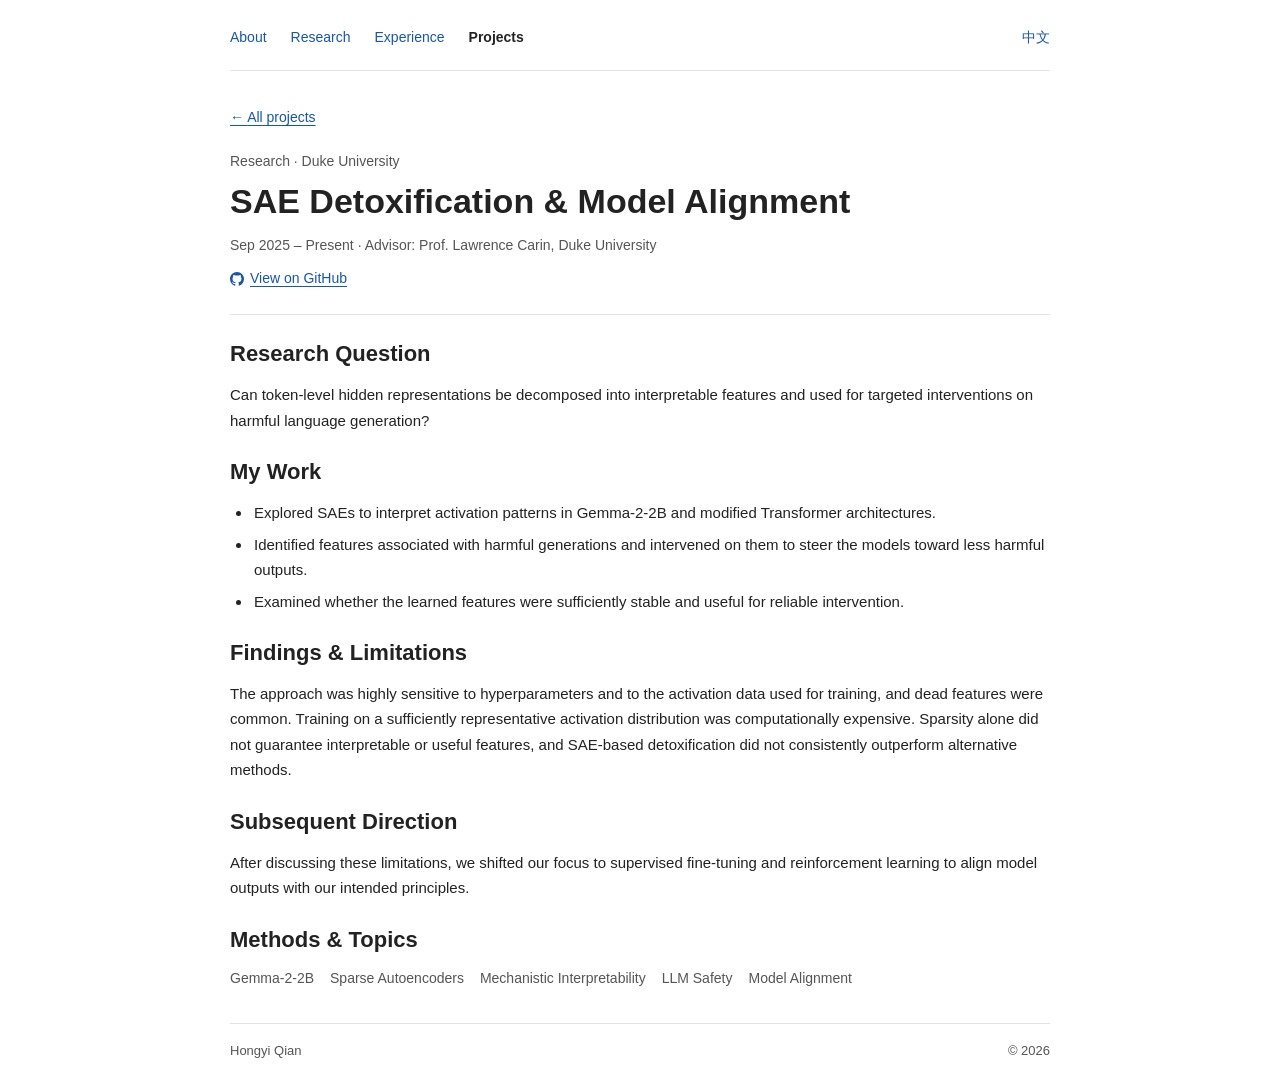
<file: project-sae-detox.html>
<!DOCTYPE html>
<html lang="en">
<head>
  <meta charset="UTF-8">
  <meta name="viewport" content="width=device-width, initial-scale=1.0">
  <meta name="theme-color" content="#ffffff">
  <title>SAE Detoxification &amp; Model Alignment | Hongyi Qian</title>
  <meta name="description" content="Exploring feature-level interventions for safer language generation and the practical limits that motivated a shift toward fine-tuning and reinforcement learning.">
  <link rel="stylesheet" href="site.css?v=simple-20261105">
  <script src="site.js" defer></script>
</head>
<body lang="en" class="detail-page">
<header class="site-header">
  <nav class="nav-container" aria-label="Main navigation">
    <div class="nav-right">
      <div class="nav-links">
        <a href="index.html#main"><span class="lang-en">About</span><span class="lang-zh">关于</span></a>
        <a href="index.html#research"><span class="lang-en">Research</span><span class="lang-zh">研究</span></a>
        <a href="index.html#experience"><span class="lang-en">Experience</span><span class="lang-zh">经历</span></a>
        <a href="projects.html" class="active"><span class="lang-en">Projects</span><span class="lang-zh">项目</span></a>
      </div>
      <button class="lang-toggle" type="button" aria-label="Switch to Chinese"><span class="lang-en">中文</span><span class="lang-zh">EN</span></button>
    </div>
  </nav>
</header>
<main class="container project-detail page-width">
    <a href="projects.html" class="back-link">← <span class="lang-en">All projects</span><span class="lang-zh">全部项目</span></a><div class="lang-en">
<div class="project-header">
<div class="project-label">Research · Duke University</div>
<h1>SAE Detoxification &amp; Model Alignment</h1>
<div class="project-meta">Sep 2025 – Present · Advisor: Prof. Lawrence Carin, Duke University</div>        <a href="https://github.com/SAE-Interpretability/SAE-Detoxification" target="_blank" class="github-btn" rel="noopener noreferrer">
          <svg viewbox="0 0 24 24"><path d="M12 0c-6.626 0-12 5.373-12 12 0 5.302 3.438 9.8 8.207 11.387.599.111.793-.261.793-.577v-2.234c-3.338.726-4.033-1.416-4.033-1.416-.546-1.387-1.333-1.756-1.333-1.756-1.089-.745.083-.729.083-.729 1.205.084 1.839 1.237 1.839 1.237 1.07 1.834 2.807 1.304 3.492.997.107-.775.418-1.305.762-1.604-2.665-.305-5.467-1.334-5.467-5.931 0-1.311.469-2.381 1.236-3.221-.124-.303-.535-1.524.117-3.176 0 0 1.008-.322 3.301 1.23.957-.266 1.983-.399 3.003-.404 1.02.005 2.047.138 3.006.404 2.291-1.552 3.297-1.23 3.297-1.23.653 1.653.242 2.874.118 3.176.77.84 1.235 1.911 1.235 3.221 0 4.609-2.807 5.624-5.479 5.921.43.372.823 1.102.823 2.222v3.293c0 .319.192.694.801.576 4.765-1.589 8.199-6.086 8.199-11.386 0-6.627-5.373-12-12-12z"></path></svg>
          View on GitHub
        </a>
</div>
<h2>Research Question</h2>
<p>Can token-level hidden representations be decomposed into interpretable features and used for targeted interventions on harmful language generation?</p>
<h2>My Work</h2>
<ul>
<li>Explored SAEs to interpret activation patterns in Gemma-2-2B and modified Transformer architectures.</li>
<li>Identified features associated with harmful generations and intervened on them to steer the models toward less harmful outputs.</li>
<li>Examined whether the learned features were sufficiently stable and useful for reliable intervention.</li>
</ul>
<h2>Findings &amp; Limitations</h2>
<p>The approach was highly sensitive to hyperparameters and to the activation data used for training, and dead features were common. Training on a sufficiently representative activation distribution was computationally expensive. Sparsity alone did not guarantee interpretable or useful features, and SAE-based detoxification did not consistently outperform alternative methods.</p>
<h2>Subsequent Direction</h2>
<p>After discussing these limitations, we shifted our focus to supervised fine-tuning and reinforcement learning to align model outputs with our intended principles.</p>
<h2>Methods &amp; Topics</h2>
<div class="tags">
<span class="tag">Gemma-2-2B</span><span class="tag">Sparse Autoencoders</span><span class="tag">Mechanistic Interpretability</span><span class="tag">LLM Safety</span><span class="tag">Model Alignment</span>
</div>
    </div>
    <div class="lang-zh">
<div class="project-header">
<div class="project-label">研究项目 · 杜克大学</div>
<h1>SAE 去毒化与模型对齐</h1>
<div class="project-meta">2025年9月 – 至今 · 导师：Lawrence Carin 教授，杜克大学</div>        <a href="https://github.com/SAE-Interpretability/SAE-Detoxification" target="_blank" class="github-btn" rel="noopener noreferrer">
          <svg viewbox="0 0 24 24"><path d="M12 0c-6.626 0-12 5.373-12 12 0 5.302 3.438 9.8 8.207 11.387.599.111.793-.261.793-.577v-2.234c-3.338.726-4.033-1.416-4.033-1.416-.546-1.387-1.333-1.756-1.333-1.756-1.089-.745.083-.729.083-.729 1.205.084 1.839 1.237 1.839 1.237 1.07 1.834 2.807 1.304 3.492.997.107-.775.418-1.305.762-1.604-2.665-.305-5.467-1.334-5.467-5.931 0-1.311.469-2.381 1.236-3.221-.124-.303-.535-1.524.117-3.176 0 0 1.008-.322 3.301 1.23.957-.266 1.983-.399 3.003-.404 1.02.005 2.047.138 3.006.404 2.291-1.552 3.297-1.23 3.297-1.23.653 1.653.242 2.874.118 3.176.77.84 1.235 1.911 1.235 3.221 0 4.609-2.807 5.624-5.479 5.921.43.372.823 1.102.823 2.222v3.293c0 .319.192.694.801.576 4.765-1.589 8.199-6.086 8.199-11.386 0-6.627-5.373-12-12-12z"></path></svg>
          在 GitHub 上查看
        </a>
</div>
<h2>研究问题</h2>
<p>能否将 token 级隐藏表征分解为可解释特征，并利用这些特征对有害文本生成进行定向干预？</p>
<h2>我的工作</h2>
<ul>
<li>使用 SAE 探索 Gemma-2-2B 与改进型 Transformer 的激活模式。</li>
<li>识别与有害生成相关的特征，并通过干预这些特征，引导模型减少有害输出。</li>
<li>考察学得的特征是否足够稳定，以及是否能够支持可靠干预。</li>
</ul>
<h2>发现与局限</h2>
<p>该方法对超参数和训练激活数据高度敏感，失活特征也较常见。在足够有代表性的激活分布上训练 SAE，计算成本较高。稀疏目标本身不保证特征可解释或适合干预，基于 SAE 的去毒化也没有持续优于其他方法。</p>
<h2>后续方向</h2>
<p>在讨论这些局限后，我们将重点转向监督微调和强化学习，以使模型输出符合预期原则。</p>
<h2>方法与主题</h2>
<div class="tags">
<span class="tag">Gemma-2-2B</span><span class="tag">Sparse Autoencoders</span><span class="tag">Mechanistic Interpretability</span><span class="tag">LLM Safety</span><span class="tag">Model Alignment</span>
</div>
    </div>
  </main>


<footer class="site-footer"><div class="footer-inner">
  <a class="footer-name" href="index.html"><span class="lang-en">Hongyi Qian</span><span class="lang-zh">钱弘毅</span></a>
  <span class="copyright">&copy; 2026</span>
</div></footer>
</body>
</html>
</file>
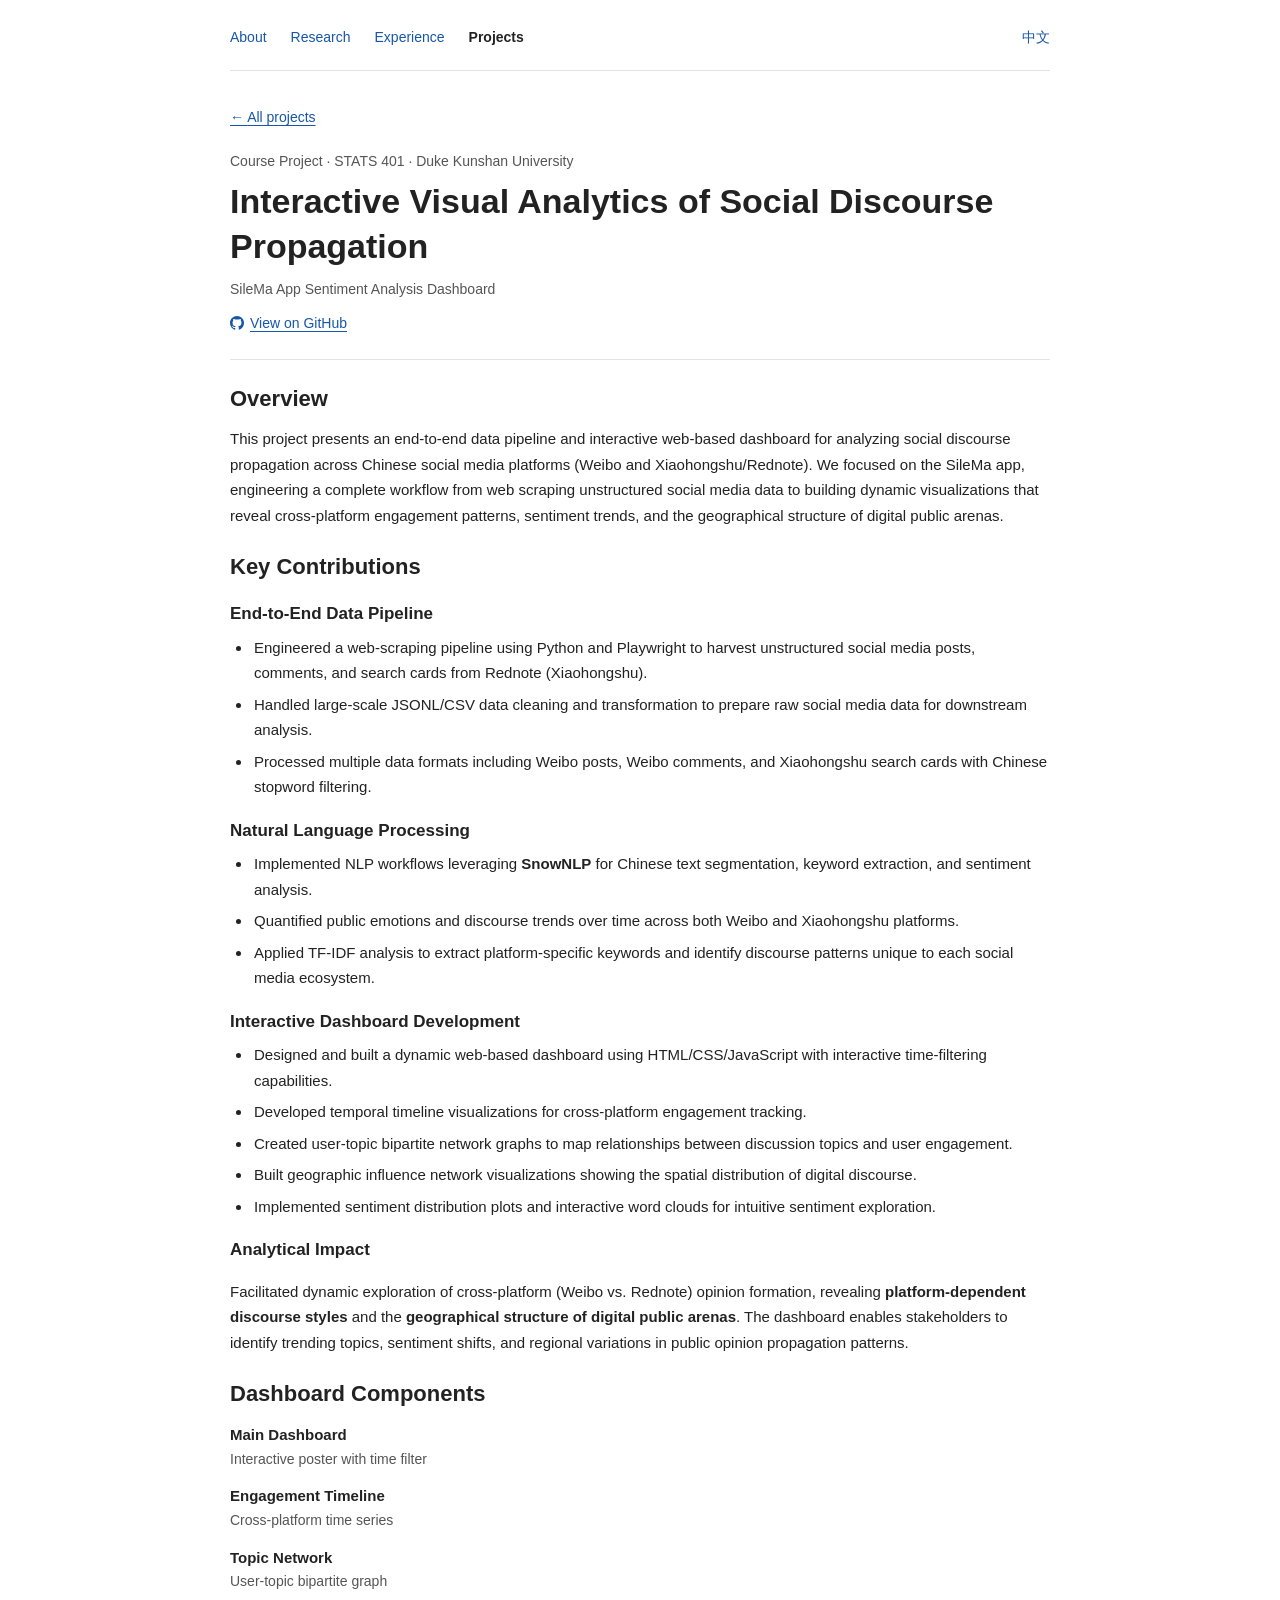
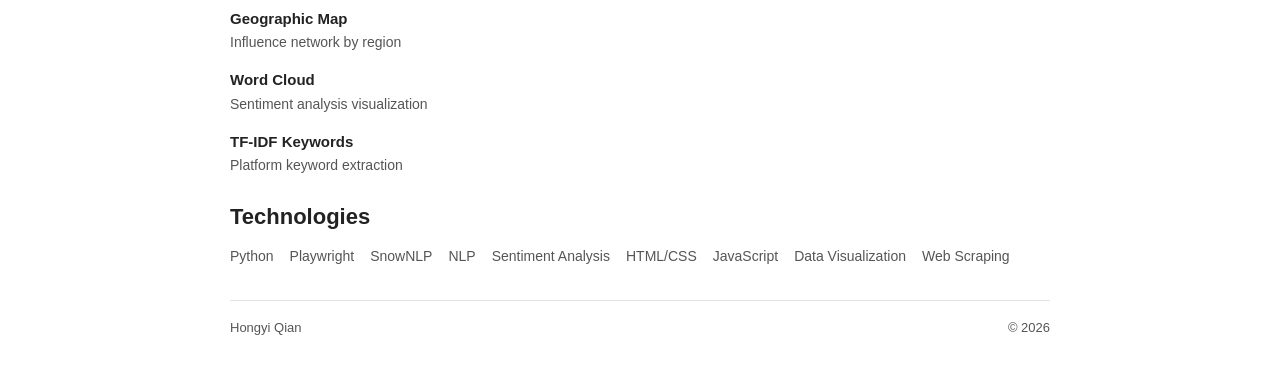
<file: project-stat401.html>
<!DOCTYPE html>
<html lang="en">
<head>
  <meta charset="UTF-8">
  <meta name="viewport" content="width=device-width, initial-scale=1.0">
  <meta name="theme-color" content="#ffffff">
  <title>Social Discourse Analytics | Hongyi Qian</title>
  <meta name="description" content="A project by Hongyi Qian.">
  <link rel="stylesheet" href="site.css?v=simple-20261105">
  <script src="site.js" defer></script>
</head>
<body lang="en" class="detail-page">
<header class="site-header">
  <nav class="nav-container" aria-label="Main navigation">
    <div class="nav-right">
      <div class="nav-links">
        <a href="index.html#main"><span class="lang-en">About</span><span class="lang-zh">关于</span></a>
        <a href="index.html#research"><span class="lang-en">Research</span><span class="lang-zh">研究</span></a>
        <a href="index.html#experience"><span class="lang-en">Experience</span><span class="lang-zh">经历</span></a>
        <a href="projects.html" class="active"><span class="lang-en">Projects</span><span class="lang-zh">项目</span></a>
      </div>
      <button class="lang-toggle" type="button" aria-label="Switch to Chinese"><span class="lang-en">中文</span><span class="lang-zh">EN</span></button>
    </div>
  </nav>
</header>
<main class="container project-detail page-width">

    <a href="projects.html" class="back-link">← <span class="lang-en">All projects</span><span class="lang-zh">全部项目</span></a><!-- EN -->
    <div class="lang-en">
      <div class="project-header">
        <div class="project-label">Course Project · STATS 401 · Duke Kunshan University</div>
        <h1>Interactive Visual Analytics of Social Discourse Propagation</h1>
        <div class="project-meta">SileMa App Sentiment Analysis Dashboard</div>
        <a href="https://github.com/MaverickBeta/Stat401_Final_Group_Project" target="_blank" class="github-btn" rel="noopener noreferrer">
          <svg viewbox="0 0 24 24"><path d="M12 0c-6.626 0-12 5.373-12 12 0 5.302 3.438 9.8 8.207 11.387.599.111.793-.261.793-.577v-2.234c-3.338.726-4.033-1.416-4.033-1.416-.546-1.387-1.333-1.756-1.333-1.756-1.089-.745.083-.729.083-.729 1.205.084 1.839 1.237 1.839 1.237 1.07 1.834 2.807 1.304 3.492.997.107-.775.418-1.305.762-1.604-2.665-.305-5.467-1.334-5.467-5.931 0-1.311.469-2.381 1.236-3.221-.124-.303-.535-1.524.117-3.176 0 0 1.008-.322 3.301 1.23.957-.266 1.983-.399 3.003-.404 1.02.005 2.047.138 3.006.404 2.291-1.552 3.297-1.23 3.297-1.23.653 1.653.242 2.874.118 3.176.77.84 1.235 1.911 1.235 3.221 0 4.609-2.807 5.624-5.479 5.921.43.372.823 1.102.823 2.222v3.293c0 .319.192.694.801.576 4.765-1.589 8.199-6.086 8.199-11.386 0-6.627-5.373-12-12-12z"></path></svg>
          View on GitHub
        </a>
      </div>
      <h2>Overview</h2>
      <p>This project presents an end-to-end data pipeline and interactive web-based dashboard for analyzing social discourse propagation across Chinese social media platforms (Weibo and Xiaohongshu/Rednote). We focused on the SileMa app, engineering a complete workflow from web scraping unstructured social media data to building dynamic visualizations that reveal cross-platform engagement patterns, sentiment trends, and the geographical structure of digital public arenas.</p>
      <h2>Key Contributions</h2>
      <h3>End-to-End Data Pipeline</h3>
      <ul>
        <li>Engineered a web-scraping pipeline using Python and Playwright to harvest unstructured social media posts, comments, and search cards from Rednote (Xiaohongshu).</li>
        <li>Handled large-scale JSONL/CSV data cleaning and transformation to prepare raw social media data for downstream analysis.</li>
        <li>Processed multiple data formats including Weibo posts, Weibo comments, and Xiaohongshu search cards with Chinese stopword filtering.</li>
      </ul>
      <h3>Natural Language Processing</h3>
      <ul>
        <li>Implemented NLP workflows leveraging <strong>SnowNLP</strong> for Chinese text segmentation, keyword extraction, and sentiment analysis.</li>
        <li>Quantified public emotions and discourse trends over time across both Weibo and Xiaohongshu platforms.</li>
        <li>Applied TF-IDF analysis to extract platform-specific keywords and identify discourse patterns unique to each social media ecosystem.</li>
      </ul>
      <h3>Interactive Dashboard Development</h3>
      <ul>
        <li>Designed and built a dynamic web-based dashboard using HTML/CSS/JavaScript with interactive time-filtering capabilities.</li>
        <li>Developed temporal timeline visualizations for cross-platform engagement tracking.</li>
        <li>Created user-topic bipartite network graphs to map relationships between discussion topics and user engagement.</li>
        <li>Built geographic influence network visualizations showing the spatial distribution of digital discourse.</li>
        <li>Implemented sentiment distribution plots and interactive word clouds for intuitive sentiment exploration.</li>
      </ul>
      <h3>Analytical Impact</h3>
      <div class="highlight-box">
        <p>Facilitated dynamic exploration of cross-platform (Weibo vs. Rednote) opinion formation, revealing <strong>platform-dependent discourse styles</strong> and the <strong>geographical structure of digital public arenas</strong>. The dashboard enables stakeholders to identify trending topics, sentiment shifts, and regional variations in public opinion propagation patterns.</p>
      </div>
      <h2>Dashboard Components</h2>
      <div class="deliverables-grid">
        <div class="deliverable-item">
<strong>Main Dashboard</strong><span>Interactive poster with time filter</span>
</div>
        <div class="deliverable-item">
<strong>Engagement Timeline</strong><span>Cross-platform time series</span>
</div>
        <div class="deliverable-item">
<strong>Topic Network</strong><span>User-topic bipartite graph</span>
</div>
        <div class="deliverable-item">
<strong>Geographic Map</strong><span>Influence network by region</span>
</div>
        <div class="deliverable-item">
<strong>Word Cloud</strong><span>Sentiment analysis visualization</span>
</div>
        <div class="deliverable-item">
<strong>TF-IDF Keywords</strong><span>Platform keyword extraction</span>
</div>
      </div>
      <h2>Technologies</h2>
      <div class="tags">
        <span class="tag">Python</span><span class="tag">Playwright</span><span class="tag">SnowNLP</span><span class="tag">NLP</span>
        <span class="tag">Sentiment Analysis</span><span class="tag">HTML/CSS</span><span class="tag">JavaScript</span>
        <span class="tag">Data Visualization</span><span class="tag">Web Scraping</span>
      </div>
    </div>

    <!-- ZH -->
    <div class="lang-zh">
      <div class="project-header">
        <div class="project-label">课程项目 · STAT 401 · 昆山杜克大学</div>
        <h1>社交媒体 discourse 传播的交互式可视化分析</h1>
        <div class="project-meta">SileMa App 情感分析仪表盘</div>
        <a href="https://github.com/MaverickBeta/Stat401_Final_Group_Project" target="_blank" class="github-btn" rel="noopener noreferrer">
          <svg viewbox="0 0 24 24"><path d="M12 0c-6.626 0-12 5.373-12 12 0 5.302 3.438 9.8 8.207 11.387.599.111.793-.261.793-.577v-2.234c-3.338.726-4.033-1.416-4.033-1.416-.546-1.387-1.333-1.756-1.333-1.756-1.089-.745.083-.729.083-.729 1.205.084 1.839 1.237 1.839 1.237 1.07 1.834 2.807 1.304 3.492.997.107-.775.418-1.305.762-1.604-2.665-.305-5.467-1.334-5.467-5.931 0-1.311.469-2.381 1.236-3.221-.124-.303-.535-1.524.117-3.176 0 0 1.008-.322 3.301 1.23.957-.266 1.983-.399 3.003-.404 1.02.005 2.047.138 3.006.404 2.291-1.552 3.297-1.23 3.297-1.23.653 1.653.242 2.874.118 3.176.77.84 1.235 1.911 1.235 3.221 0 4.609-2.807 5.624-5.479 5.921.43.372.823 1.102.823 2.222v3.293c0 .319.192.694.801.576 4.765-1.589 8.199-6.086 8.199-11.386 0-6.627-5.373-12-12-12z"></path></svg>
          在 GitHub 上查看
        </a>
      </div>
      <h2>项目概述</h2>
      <p>本项目搭建了一套端到端的数据处理流程和交互式Web仪表盘，用于分析中国社交媒体平台（微博和小红书）上的社交 discourse 传播。我们以SileMa App为研究对象，设计了从网络爬取非结构化社交媒体数据到构建动态可视化的完整工作流，揭示跨平台互动模式、情感趋势和数字公共领域的地理结构。</p>
      <h2>主要贡献</h2>
      <h3>端到端数据流程</h3>
      <ul>
        <li>使用Python和Playwright构建网络爬虫流程，从小红书（Xiaohongshu）采集帖子、评论和搜索卡片等非结构化社交媒体数据。</li>
        <li>处理大规模JSONL/CSV数据清洗和转换，为下游分析准备原始社交媒体数据。</li>
        <li>处理多种数据格式，包括微博帖子、微博评论和小红书搜索卡片，并应用中文停用词过滤。</li>
      </ul>
      <h3>自然语言处理</h3>
      <ul>
        <li>使用<strong>SnowNLP</strong>实现NLP工作流，完成中文文本分词、关键词提取和情感分析。</li>
        <li>量化微博和小红书两个平台上的公众情绪和 discourse 趋势随时间的变化。</li>
        <li>应用TF-IDF分析提取平台特有关键词，识别各社交媒体生态系统的 discourse 模式。</li>
      </ul>
      <h3>交互式仪表盘开发</h3>
      <ul>
        <li>使用HTML/CSS/JavaScript设计并构建了动态Web仪表盘，支持交互式时间过滤。</li>
        <li>开发了跨平台互动追踪的时间线可视化。</li>
        <li>创建了用户-话题二分网络图，映射讨论话题与用户参与之间的关系。</li>
        <li>构建了地理影响网络可视化，展示数字 discourse 的空间分布。</li>
        <li>实现了情感分布图和交互式词云，用于直观的情感探索。</li>
      </ul>
      <h3>分析影响</h3>
      <div class="highlight-box">
        <p>支持对跨平台（微博 vs. 小红书）舆论形成的动态探索，揭示了<strong>平台依赖的 discourse 风格</strong>和<strong>数字公共领域的地理结构</strong>。该仪表盘帮助利益相关者识别热门话题、情感变化和舆论传播的区域差异。</p>
      </div>
      <h2>仪表盘组件</h2>
      <div class="deliverables-grid">
        <div class="deliverable-item">
<strong>主仪表盘</strong><span>带时间过滤的交互式海报</span>
</div>
        <div class="deliverable-item">
<strong>互动时间线</strong><span>跨平台时间序列</span>
</div>
        <div class="deliverable-item">
<strong>话题网络</strong><span>用户-话题二分图</span>
</div>
        <div class="deliverable-item">
<strong>地理地图</strong><span>区域影响网络</span>
</div>
        <div class="deliverable-item">
<strong>词云</strong><span>情感分析可视化</span>
</div>
        <div class="deliverable-item">
<strong>TF-IDF 关键词</strong><span>平台关键词提取</span>
</div>
      </div>
      <h2>技术栈</h2>
      <div class="tags">
        <span class="tag">Python</span><span class="tag">Playwright</span><span class="tag">SnowNLP</span><span class="tag">NLP</span>
        <span class="tag">Sentiment Analysis</span><span class="tag">HTML/CSS</span><span class="tag">JavaScript</span>
        <span class="tag">Data Visualization</span><span class="tag">Web Scraping</span>
      </div>
    </div>

  </main>


<footer class="site-footer"><div class="footer-inner">
  <a class="footer-name" href="index.html"><span class="lang-en">Hongyi Qian</span><span class="lang-zh">钱弘毅</span></a>
  <span class="copyright">&copy; 2026</span>
</div></footer>
</body>
</html>
</file>
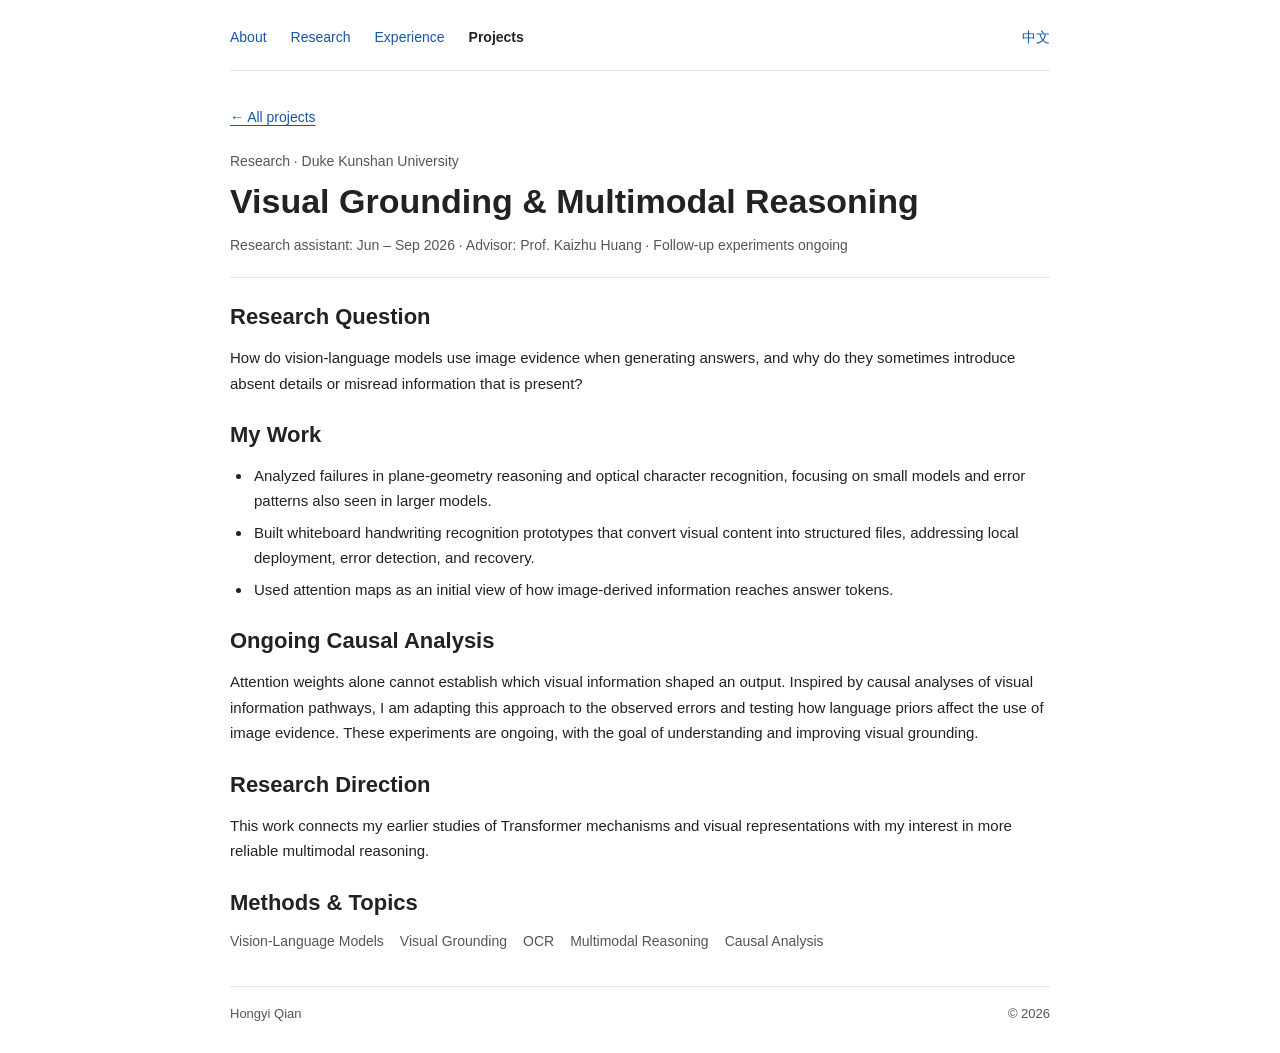
<file: project-vlm.html>
<!DOCTYPE html>
<html lang="en">
<head>
  <meta charset="UTF-8">
  <meta name="viewport" content="width=device-width, initial-scale=1.0">
  <meta name="theme-color" content="#ffffff">
  <title>Visual Grounding &amp; Multimodal Reasoning | Hongyi Qian</title>
  <meta name="description" content="Investigating OCR and geometry failures, image evidence, and the influence of language priors in vision-language models.">
  <link rel="stylesheet" href="site.css?v=simple-20261105">
  <script src="site.js" defer></script>
</head>
<body lang="en" class="detail-page">
<header class="site-header">
  <nav class="nav-container" aria-label="Main navigation">
    <div class="nav-right">
      <div class="nav-links">
        <a href="index.html#main"><span class="lang-en">About</span><span class="lang-zh">关于</span></a>
        <a href="index.html#research"><span class="lang-en">Research</span><span class="lang-zh">研究</span></a>
        <a href="index.html#experience"><span class="lang-en">Experience</span><span class="lang-zh">经历</span></a>
        <a href="projects.html" class="active"><span class="lang-en">Projects</span><span class="lang-zh">项目</span></a>
      </div>
      <button class="lang-toggle" type="button" aria-label="Switch to Chinese"><span class="lang-en">中文</span><span class="lang-zh">EN</span></button>
    </div>
  </nav>
</header>
<main class="container project-detail page-width">
    <a href="projects.html" class="back-link">← <span class="lang-en">All projects</span><span class="lang-zh">全部项目</span></a><div class="lang-en">
<div class="project-header">
<div class="project-label">Research · Duke Kunshan University</div>
<h1>Visual Grounding &amp; Multimodal Reasoning</h1>
<div class="project-meta">Research assistant: Jun – Sep 2026 · Advisor: Prof. Kaizhu Huang · Follow-up experiments ongoing</div>
</div>
<h2>Research Question</h2>
<p>How do vision-language models use image evidence when generating answers, and why do they sometimes introduce absent details or misread information that is present?</p>
<h2>My Work</h2>
<ul>
<li>Analyzed failures in plane-geometry reasoning and optical character recognition, focusing on small models and error patterns also seen in larger models.</li>
<li>Built whiteboard handwriting recognition prototypes that convert visual content into structured files, addressing local deployment, error detection, and recovery.</li>
<li>Used attention maps as an initial view of how image-derived information reaches answer tokens.</li>
</ul>
<h2>Ongoing Causal Analysis</h2>
<p>Attention weights alone cannot establish which visual information shaped an output. Inspired by causal analyses of visual information pathways, I am adapting this approach to the observed errors and testing how language priors affect the use of image evidence. These experiments are ongoing, with the goal of understanding and improving visual grounding.</p>
<h2>Research Direction</h2>
<p>This work connects my earlier studies of Transformer mechanisms and visual representations with my interest in more reliable multimodal reasoning.</p>
<h2>Methods &amp; Topics</h2>
<div class="tags">
<span class="tag">Vision-Language Models</span><span class="tag">Visual Grounding</span><span class="tag">OCR</span><span class="tag">Multimodal Reasoning</span><span class="tag">Causal Analysis</span>
</div>
    </div>
    <div class="lang-zh">
<div class="project-header">
<div class="project-label">研究项目 · 昆山杜克大学</div>
<h1>视觉依据与多模态推理</h1>
<div class="project-meta">研究助理：2026年6月 – 9月 · 导师：Kaizhu Huang 教授 · 后续实验仍在进行</div>
</div>
<h2>研究问题</h2>
<p>视觉语言模型生成答案时如何使用图像证据？它们为何会添加图像中不存在的细节，或误读已经存在的信息？</p>
<h2>我的工作</h2>
<ul>
<li>分析平面几何推理与光学字符识别中的失败，重点关注小模型，以及大模型中同样出现的错误模式。</li>
<li>构建白板手写识别与结构化文件转换原型，处理本地部署、错误检测与恢复。</li>
<li>利用注意力图，初步观察图像信息如何到达答案 token。</li>
</ul>
<h2>正在进行的因果分析</h2>
<p>仅凭注意力权重，无法确定哪些视觉信息实际影响了输出。我正在借鉴视觉信息路径的因果分析方法，将其用于观察到的错误，并检验语言先验如何影响图像证据的使用。目前实验仍在进行，目标是理解并改进模型对视觉依据的使用。</p>
<h2>研究方向</h2>
<p>这项工作将我此前对 Transformer 机制与视觉表征的研究，连接到更可靠的多模态推理这一目标。</p>
<h2>方法与主题</h2>
<div class="tags">
<span class="tag">Vision-Language Models</span><span class="tag">Visual Grounding</span><span class="tag">OCR</span><span class="tag">Multimodal Reasoning</span><span class="tag">Causal Analysis</span>
</div>
    </div>
  </main>


<footer class="site-footer"><div class="footer-inner">
  <a class="footer-name" href="index.html"><span class="lang-en">Hongyi Qian</span><span class="lang-zh">钱弘毅</span></a>
  <span class="copyright">&copy; 2026</span>
</div></footer>
</body>
</html>
</file>
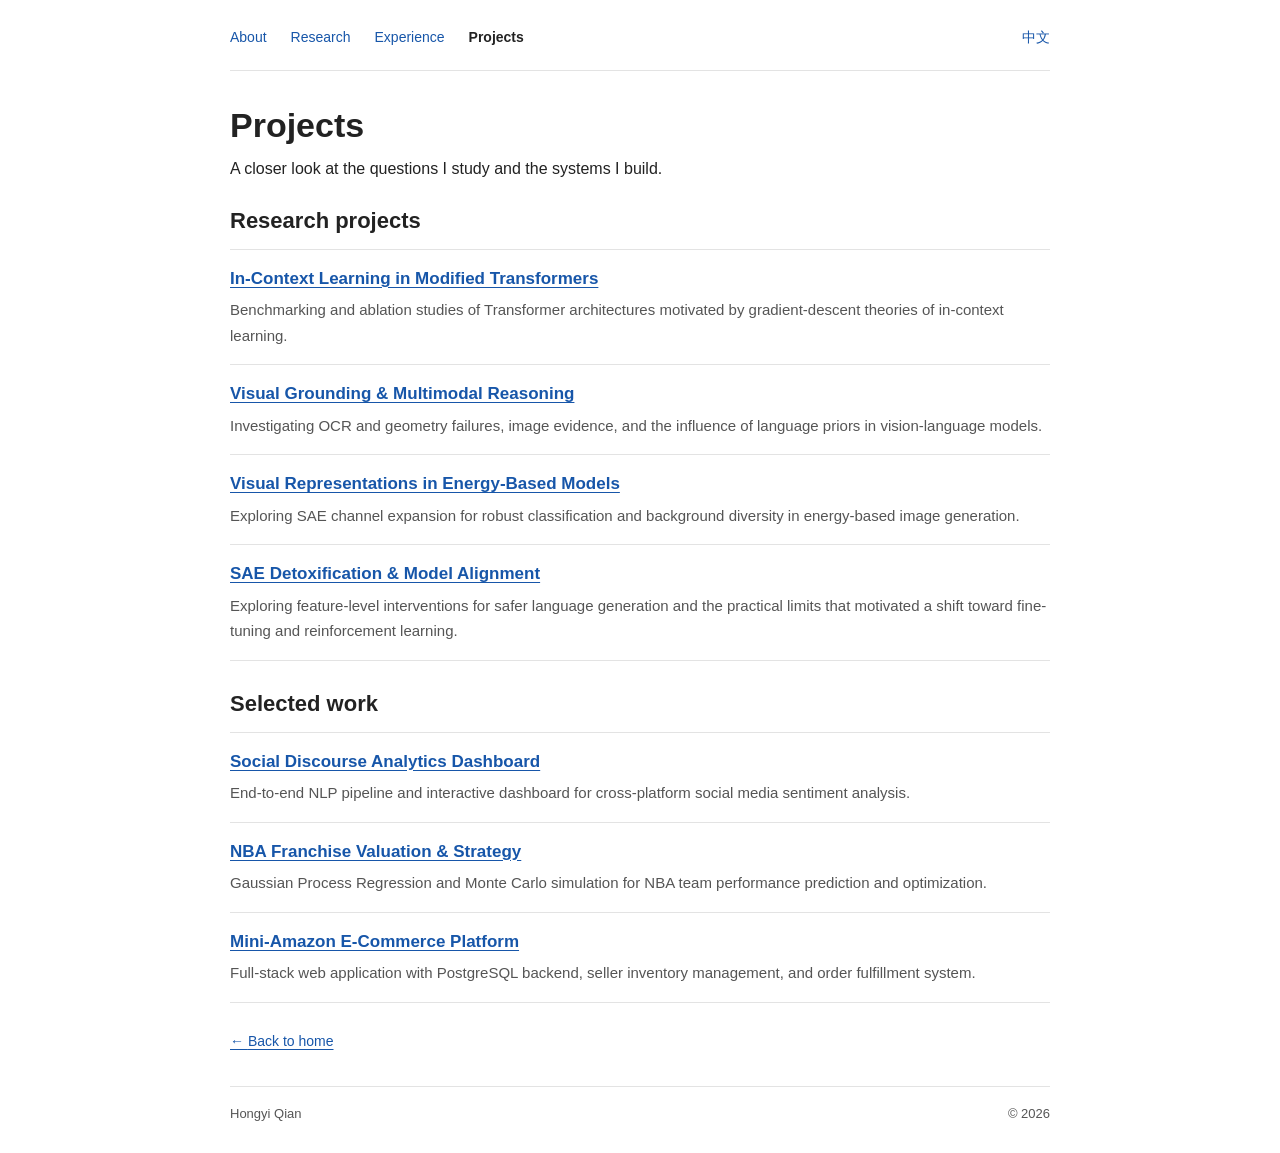
<file: projects.html>
<!DOCTYPE html>
<html lang="en">
<head>
  <meta charset="UTF-8">
  <meta name="viewport" content="width=device-width, initial-scale=1.0">
  <meta name="theme-color" content="#ffffff">
  <title>Projects | Hongyi Qian</title>
  <meta name="description" content="Research and selected projects by Hongyi Qian, spanning in-context learning, visual grounding, energy-based models, and software systems.">
  <link rel="stylesheet" href="site.css?v=simple-20261105">
  <script src="site.js" defer></script>
</head>
<body lang="en" class="projects-page">
<header class="site-header">
  <nav class="nav-container" aria-label="Main navigation">
    <div class="nav-right">
      <div class="nav-links">
        <a href="index.html#main"><span class="lang-en">About</span><span class="lang-zh">关于</span></a>
        <a href="index.html#research"><span class="lang-en">Research</span><span class="lang-zh">研究</span></a>
        <a href="index.html#experience"><span class="lang-en">Experience</span><span class="lang-zh">经历</span></a>
        <a href="projects.html" class="active" aria-current="page"><span class="lang-en">Projects</span><span class="lang-zh">项目</span></a>
      </div>
      <button class="lang-toggle" type="button" aria-label="Switch to Chinese"><span class="lang-en">中文</span><span class="lang-zh">EN</span></button>
    </div>
  </nav>
</header>
<main class="page-width projects-main"><div class="page-intro"><h1 class="lang-en">Projects</h1><h1 class="lang-zh">项目</h1><p class="lang-en page-lede">A closer look at the questions I study and the systems I build.</p><p class="lang-zh page-lede">进一步了解我研究的问题与构建的系统。</p></div><section class="project-collection" id="research"><h2 class="collection-heading"><span class="lang-en">Research projects</span><span class="lang-zh">研究项目</span></h2><a class="project-row" href="project-icl.html"><div><h3 class="lang-en">In-Context Learning in Modified Transformers</h3><h3 class="lang-zh">改进型 Transformer 的上下文学习机制</h3><p class="lang-en">Benchmarking and ablation studies of Transformer architectures motivated by gradient-descent theories of in-context learning.</p><p class="lang-zh">通过基准评估与消融实验，研究受上下文学习梯度下降理论启发的 Transformer 架构。</p></div></a><a class="project-row" href="project-vlm.html"><div><h3 class="lang-en">Visual Grounding &amp; Multimodal Reasoning</h3><h3 class="lang-zh">视觉依据与多模态推理</h3><p class="lang-en">Investigating OCR and geometry failures, image evidence, and the influence of language priors in vision-language models.</p><p class="lang-zh">分析 OCR 与几何推理中的错误，研究视觉语言模型如何使用图像证据，以及语言先验的影响。</p></div></a><a class="project-row" href="project-energy.html"><div><h3 class="lang-en">Visual Representations in Energy-Based Models</h3><h3 class="lang-zh">能量模型中的视觉表征</h3><p class="lang-en">Exploring SAE channel expansion for robust classification and background diversity in energy-based image generation.</p><p class="lang-zh">探索 SAE 通道扩展与鲁棒分类的关系，以及能量模型图像生成中的背景多样性。</p></div></a><a class="project-row" href="project-sae-detox.html"><div><h3 class="lang-en">SAE Detoxification &amp; Model Alignment</h3><h3 class="lang-zh">SAE 去毒化与模型对齐</h3><p class="lang-en">Exploring feature-level interventions for safer language generation and the practical limits that motivated a shift toward fine-tuning and reinforcement learning.</p><p class="lang-zh">探索更安全语言生成的特征级干预，以及促使研究转向微调与强化学习的实际局限。</p></div></a></section><section class="project-collection" id="selected"><h2 class="collection-heading"><span class="lang-en">Selected work</span><span class="lang-zh">其他项目</span></h2><a class="project-row" href="project-stat401.html"><div><h3 class="lang-en">Social Discourse Analytics Dashboard</h3><h3 class="lang-zh">社交媒体舆情分析仪表盘</h3><p class="lang-en">End-to-end NLP pipeline and interactive dashboard for cross-platform social media sentiment analysis.</p><p class="lang-zh">端到端NLP处理流程与交互式仪表盘，用于跨平台社交媒体情感分析。</p></div></a><a class="project-row" href="project-mcm.html"><div><h3 class="lang-en">NBA Franchise Valuation &amp; Strategy</h3><h3 class="lang-zh">NBA球队估值与策略优化</h3><p class="lang-en">Gaussian Process Regression and Monte Carlo simulation for NBA team performance prediction and optimization.</p><p class="lang-zh">高斯过程回归与蒙特卡洛模拟，用于NBA球队表现预测与策略优化。</p></div></a><a class="project-row" href="project-mini-amazon.html"><div><h3 class="lang-en">Mini-Amazon E-Commerce Platform</h3><h3 class="lang-zh">Mini-Amazon 电商平台</h3><p class="lang-en">Full-stack web application with PostgreSQL backend, seller inventory management, and order fulfillment system.</p><p class="lang-zh">全栈Web应用，PostgreSQL后端，卖家库存管理与订单履约系统。</p></div></a></section><div class="back-home"><a class="text-link" href="index.html">← <span class="lang-en">Back to home</span><span class="lang-zh">返回主页</span></a></div></main>
<footer class="site-footer"><div class="footer-inner">
  <a class="footer-name" href="index.html"><span class="lang-en">Hongyi Qian</span><span class="lang-zh">钱弘毅</span></a>
  <span class="copyright">&copy; 2026</span>
</div></footer>
</body>
</html>
</file>
<file: site.css>
:root {
  color-scheme: light;
  --text: #222;
  --secondary: #555;
  --link: #1756a9;
  --border: #e3e3e3;
}

* { box-sizing: border-box; }
body {
  margin: 0;
  background: #fff;
  color: var(--text);
  font: 16px/1.7 -apple-system, BlinkMacSystemFont, "Segoe UI", Arial, "PingFang SC", "Microsoft YaHei", sans-serif;
}
h1, h2, h3, p { margin: 0; }
h1 { font-size: 34px; font-weight: 600; line-height: 1.3; }
h2 { font-size: 22px; font-weight: 600; line-height: 1.4; }
h3 { font-size: 17px; font-weight: 600; line-height: 1.5; }
a { color: var(--link); text-underline-offset: 3px; overflow-wrap: anywhere; }
a:hover { text-decoration-thickness: 2px; }
a:focus-visible, button:focus-visible {
  outline: 2px solid var(--link);
  outline-offset: 4px;
}
.lang-en, .lang-zh { display: none; }
body[lang="en"] .lang-en, body[lang="zh"] .lang-zh { display: revert; }
.page-width, .nav-container, .footer-inner {
  width: min(820px, calc(100% - 48px));
  margin-inline: auto;
}

.nav-container { padding: 22px 0 16px; border-bottom: 1px solid var(--border); }
.nav-right { display: flex; align-items: center; justify-content: space-between; gap: 16px; }
.nav-links { display: flex; flex-wrap: wrap; gap: 10px 24px; }
.nav-links a { font-size: 14px; text-decoration: none; }
.nav-links a:hover { text-decoration: underline; }
.nav-links .active { color: var(--text); font-weight: 600; }
.lang-toggle {
  padding: 4px 0;
  border: 0;
  background: transparent;
  color: var(--link);
  font: inherit;
  font-size: 14px;
  cursor: pointer;
  white-space: nowrap;
}
.lang-toggle:hover { text-decoration: underline; text-underline-offset: 3px; }

.hero { padding-block: 32px 28px; }
.hero h1 { font-size: 34px; font-weight: 600; line-height: 1.3; margin-bottom: 8px; }
.profile-meta { font-size: 15px; color: var(--secondary); margin-bottom: 12px; }
.hero-focus { font-size: 16px; }
.hero-description { margin-top: 12px; }
.contact-links { display: flex; flex-wrap: wrap; gap: 8px 22px; margin-top: 16px; }
.contact-links a { font-size: 15px; }

.content-section { border-top: 1px solid var(--border); padding-block: 24px; scroll-margin-top: 20px; }
.section-heading { margin-bottom: 16px; }
.section-heading h2 { font-size: 22px; font-weight: 600; line-height: 1.4; }
.institution { font-size: 16px; font-weight: 600; }
.degree { color: var(--secondary); font-size: 15px; }
.second-institution { margin-top: 12px; }
.academic-facts { display: flex; flex-wrap: wrap; gap: 4px 24px; margin-top: 12px; font-size: 14px; }
.academic-facts > div > span { color: var(--secondary); margin-right: 8px; }
.academic-facts strong { font-weight: 500; }
.study-note { color: var(--secondary); font-size: 14px; margin-top: 8px; }

.research-entry, .experience-entry { padding-block: 16px; }
.research-entry:first-child, .experience-entry:first-of-type { padding-top: 0; }
.research-entry:last-child, .experience-entry:last-child { padding-bottom: 0; }
.entry-meta { color: var(--secondary); font-size: 13px; margin-bottom: 4px; }
.entry-body h3 { font-size: 17px; font-weight: 600; line-height: 1.5; }
.entry-affiliation { color: var(--secondary); font-size: 14px; margin-top: 3px; }
.entry-description { font-size: 15px; margin-top: 8px; }
.entry-links { display: flex; flex-wrap: wrap; gap: 6px 22px; margin-top: 8px; }
.text-link { font-size: 14px; }
.experience-entry .entry-meta { display: flex; flex-wrap: wrap; gap: 4px 12px; }

.background-grid > div + div { margin-top: 20px; }
.small-heading { font-size: 16px; font-weight: 600; margin-bottom: 8px; }
.spaced-heading { margin-top: 20px; }
.tools-line, .muted-copy { font-size: 15px; }
.honor-item { font-size: 15px; margin-top: 12px; }
.honor-item strong { font-weight: 500; }
.honor-item p { color: var(--secondary); font-size: 14px; }
.site-footer { padding-bottom: 28px; }
.footer-inner { display: flex; gap: 16px; border-top: 1px solid var(--border); padding-top: 16px; font-size: 13px; color: var(--secondary); }
.footer-name { color: var(--secondary); text-decoration: none; }
.footer-name:hover { text-decoration: underline; }
.copyright { margin-left: auto; }

@media (max-width: 540px) {
  .page-width, .nav-container, .footer-inner { width: calc(100% - 32px); }
  .nav-links { gap: 8px 12px; }
  .nav-links a, .lang-toggle { font-size: 13px; }
  .hero { padding-top: 26px; }
  .hero h1 { font-size: 30px; }
  .section-heading h2 { font-size: 21px; }
}

/* The project index and detail pages use the same typography as the homepage. */
.projects-main, .project-detail { padding-block: 32px; }
.page-intro { margin-bottom: 24px; }
.page-intro h1 { margin-bottom: 8px; }
.page-lede { font-size: 16px; }
.project-collection + .project-collection { margin-top: 28px; }
.collection-heading { padding-bottom: 12px; border-bottom: 1px solid var(--border); }
.project-row { display: block; padding-block: 16px; border-bottom: 1px solid var(--border); text-decoration: none; }
.project-row h3 { text-decoration: underline; text-underline-offset: 3px; }
.project-row p { color: var(--secondary); font-size: 15px; margin-top: 6px; }
.project-row:hover h3 { text-decoration-thickness: 2px; }
.back-home { margin-top: 24px; }

.back-link { display: inline-block; font-size: 14px; margin-bottom: 20px; }
.project-header { border-bottom: 1px solid var(--border); padding-bottom: 20px; margin-bottom: 20px; }
.project-label { color: var(--secondary); font-size: 14px; margin-bottom: 6px; }
.project-detail h1 { margin-bottom: 10px; overflow-wrap: anywhere; }
.project-meta { color: var(--secondary); font-size: 14px; }
.github-btn { display: inline-flex; align-items: center; gap: 6px; font-size: 14px; margin-top: 10px; }
.github-btn svg { width: 14px; height: 14px; flex-shrink: 0; fill: currentColor; }
.project-detail h2 { margin: 24px 0 12px; }
.project-detail h3 { margin: 18px 0 8px; }
.project-detail p, .project-detail li { font-size: 15px; }
.project-detail p { margin-bottom: 12px; }
.project-detail ul, .project-detail ol { margin: 0 0 16px; padding-left: 22px; }
.project-detail li { padding-left: 2px; margin-bottom: 6px; }
.project-detail strong { font-weight: 600; }
.highlight-box { margin-block: 16px; }
.tags { display: flex; flex-wrap: wrap; gap: 6px 16px; }
.tag, .badge, .status-badge { color: var(--secondary); font-size: 14px; }
.badge { display: inline-block; margin-top: 6px; }
.team-roles, .deliverables-grid { margin-block: 12px 20px; }
.team-role, .deliverable-item { font-size: 15px; margin-top: 12px; }
.team-role span, .deliverable-item span { color: var(--secondary); font-size: 14px; }
.deliverable-item strong, .deliverable-item span { display: block; }
.feature-table { width: 100%; table-layout: fixed; border-collapse: collapse; font-size: 14px; margin-block: 16px; }
.feature-table th, .feature-table td { text-align: left; vertical-align: top; padding: 10px 8px; border-bottom: 1px solid var(--border); overflow-wrap: anywhere; }
.feature-table th { font-weight: 600; background: #f6f6f6; }
.feature-table th:first-child { width: 40%; }
.feature-table th:last-child { width: 37%; }
code { font: .9em/1.6 ui-monospace, SFMono-Regular, Consolas, monospace; background: #f5f5f5; padding: 2px 4px; overflow-wrap: anywhere; }

@media (max-width: 540px) {
  .projects-main, .project-detail { padding-top: 26px; }
  .page-intro h1, .project-detail h1 { font-size: 30px; }
  .collection-heading, .project-detail h2 { font-size: 21px; }
  .feature-table { font-size: 13px; }
  .feature-table th, .feature-table td { padding: 8px 4px; }
  .status-badge { font-size: inherit; }
}
</file>
